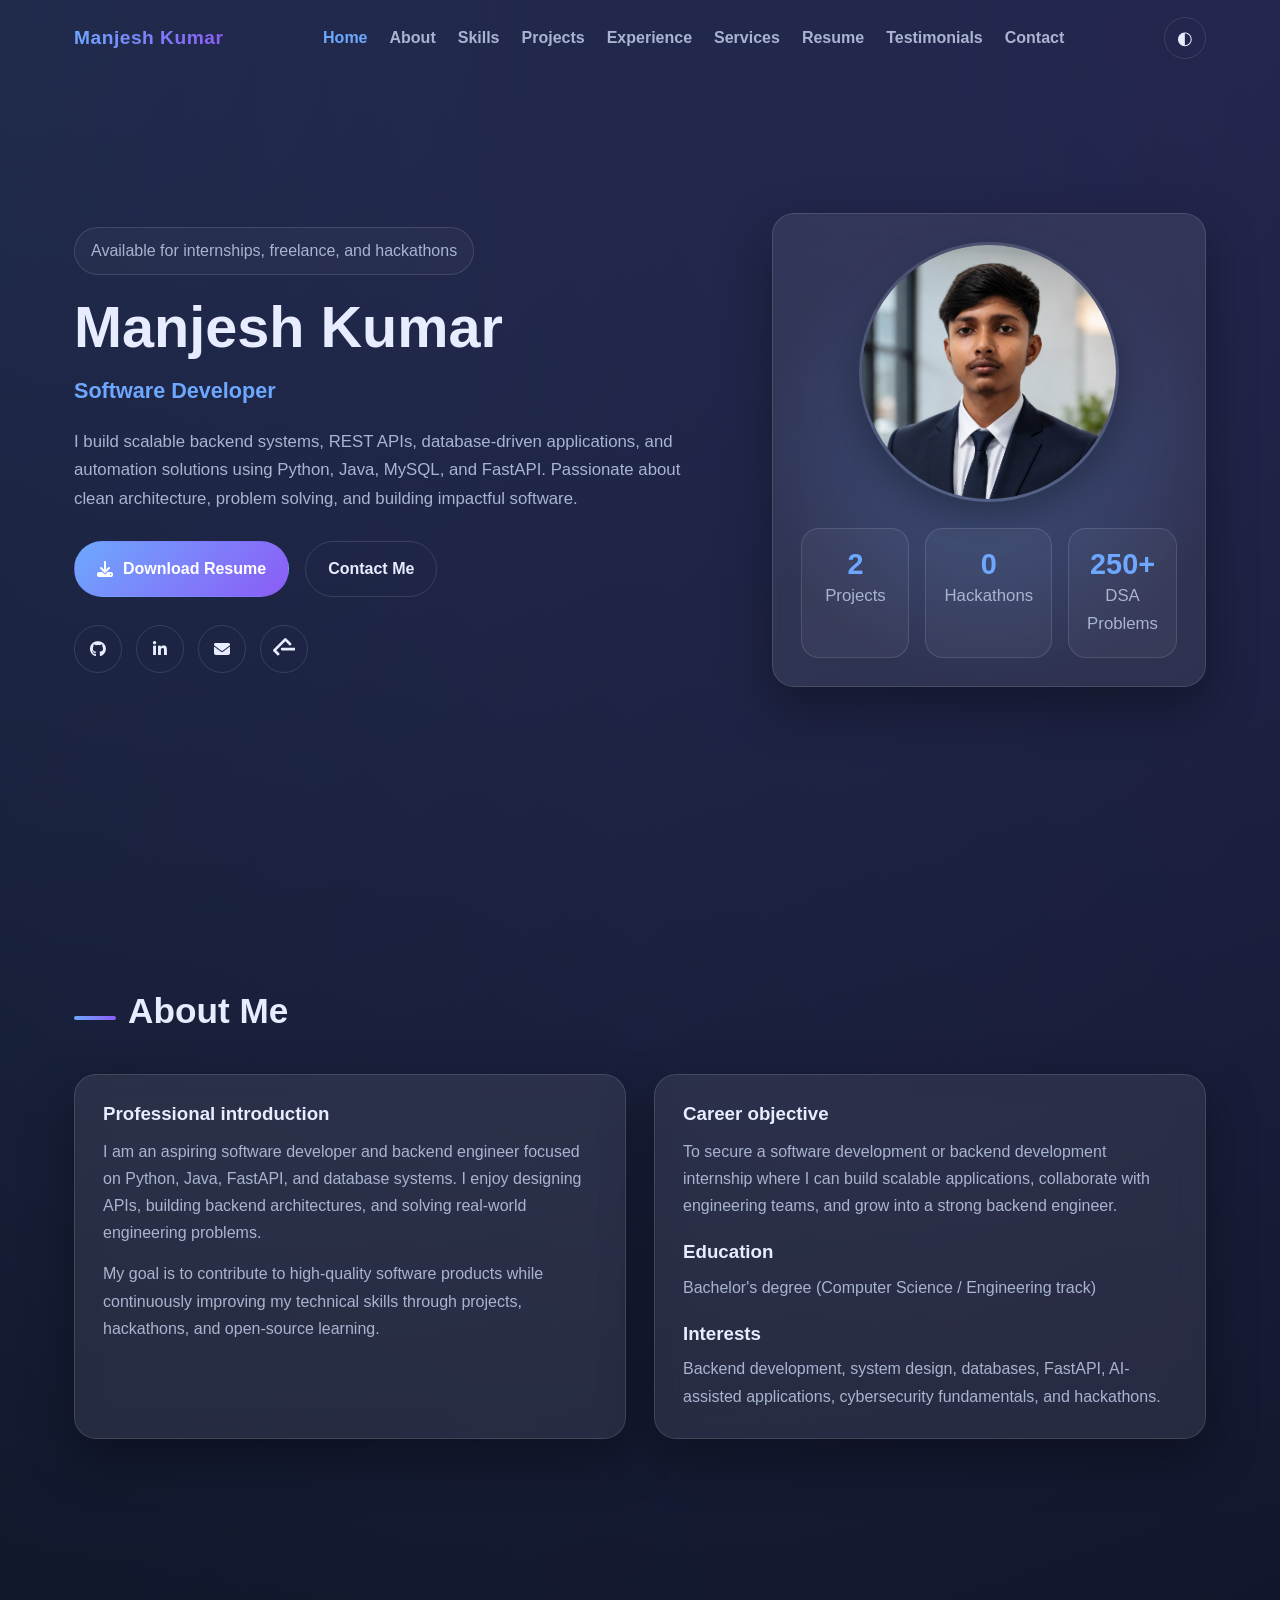
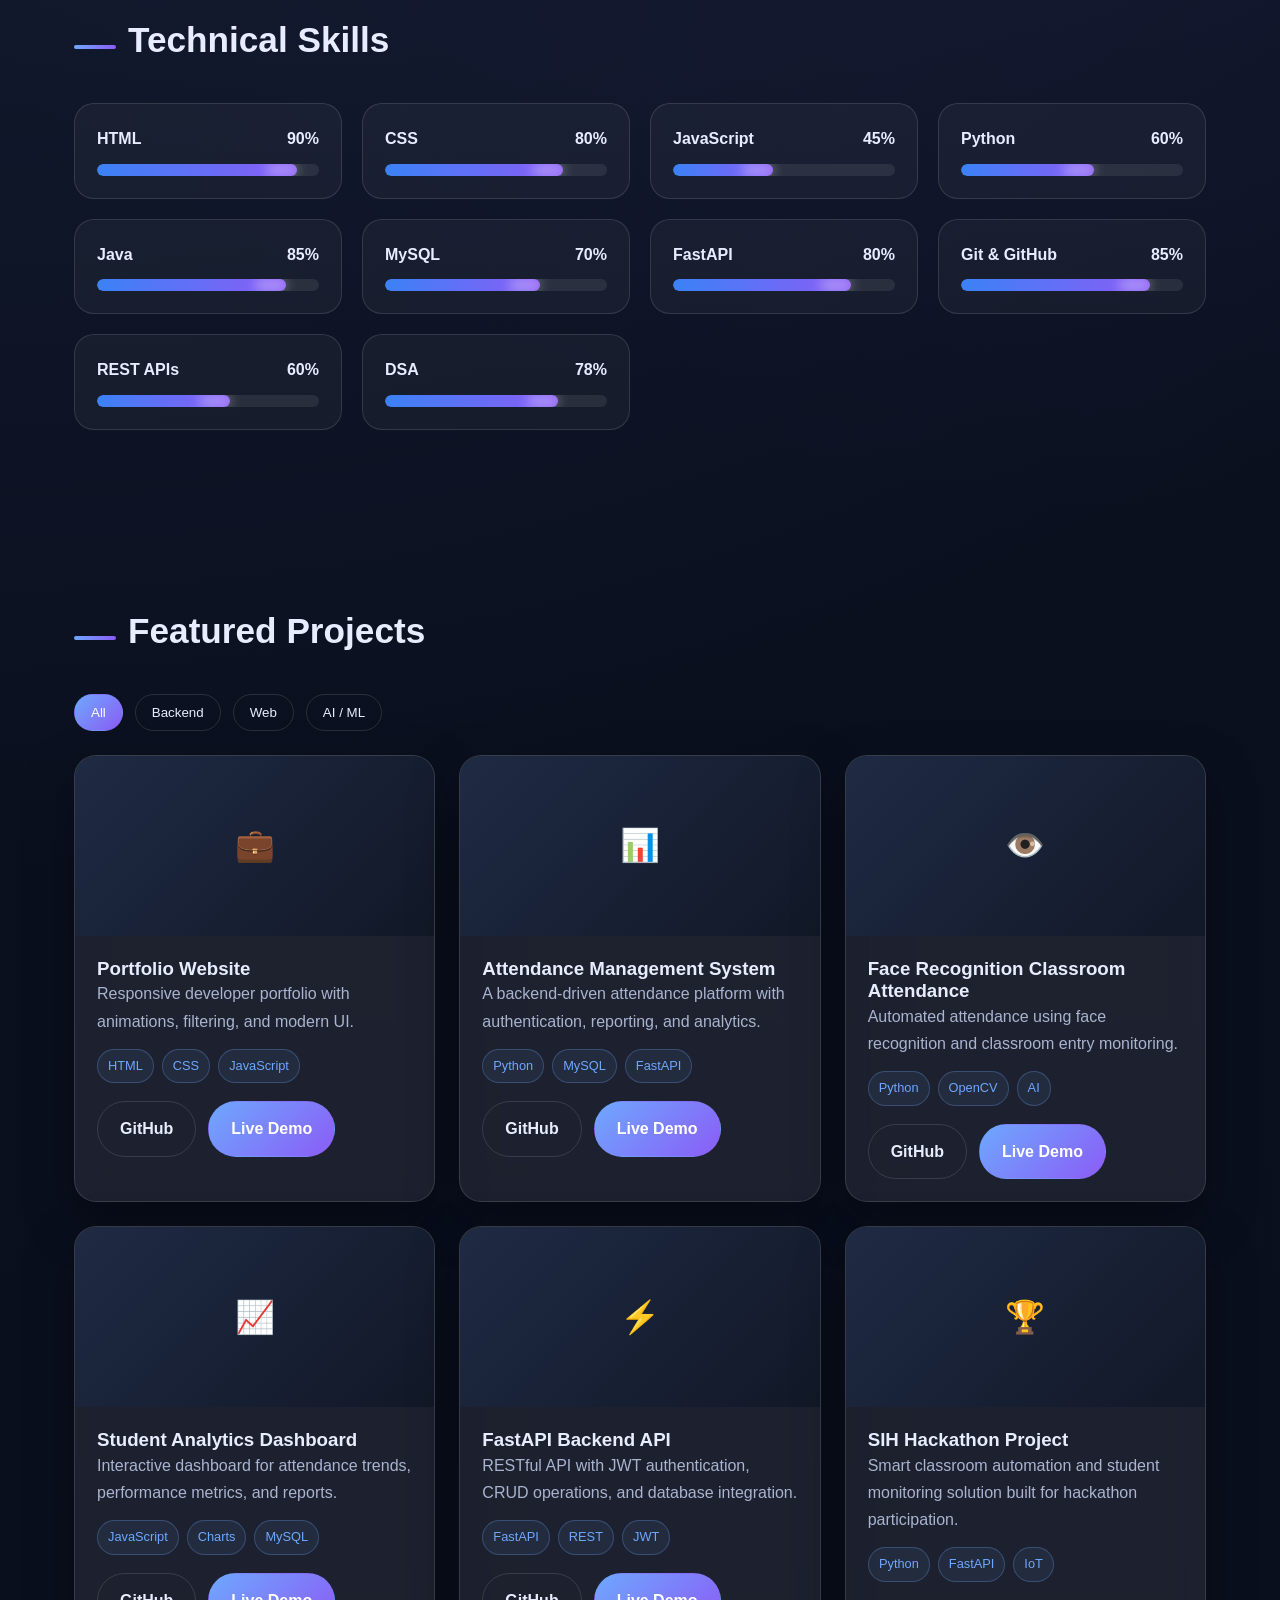
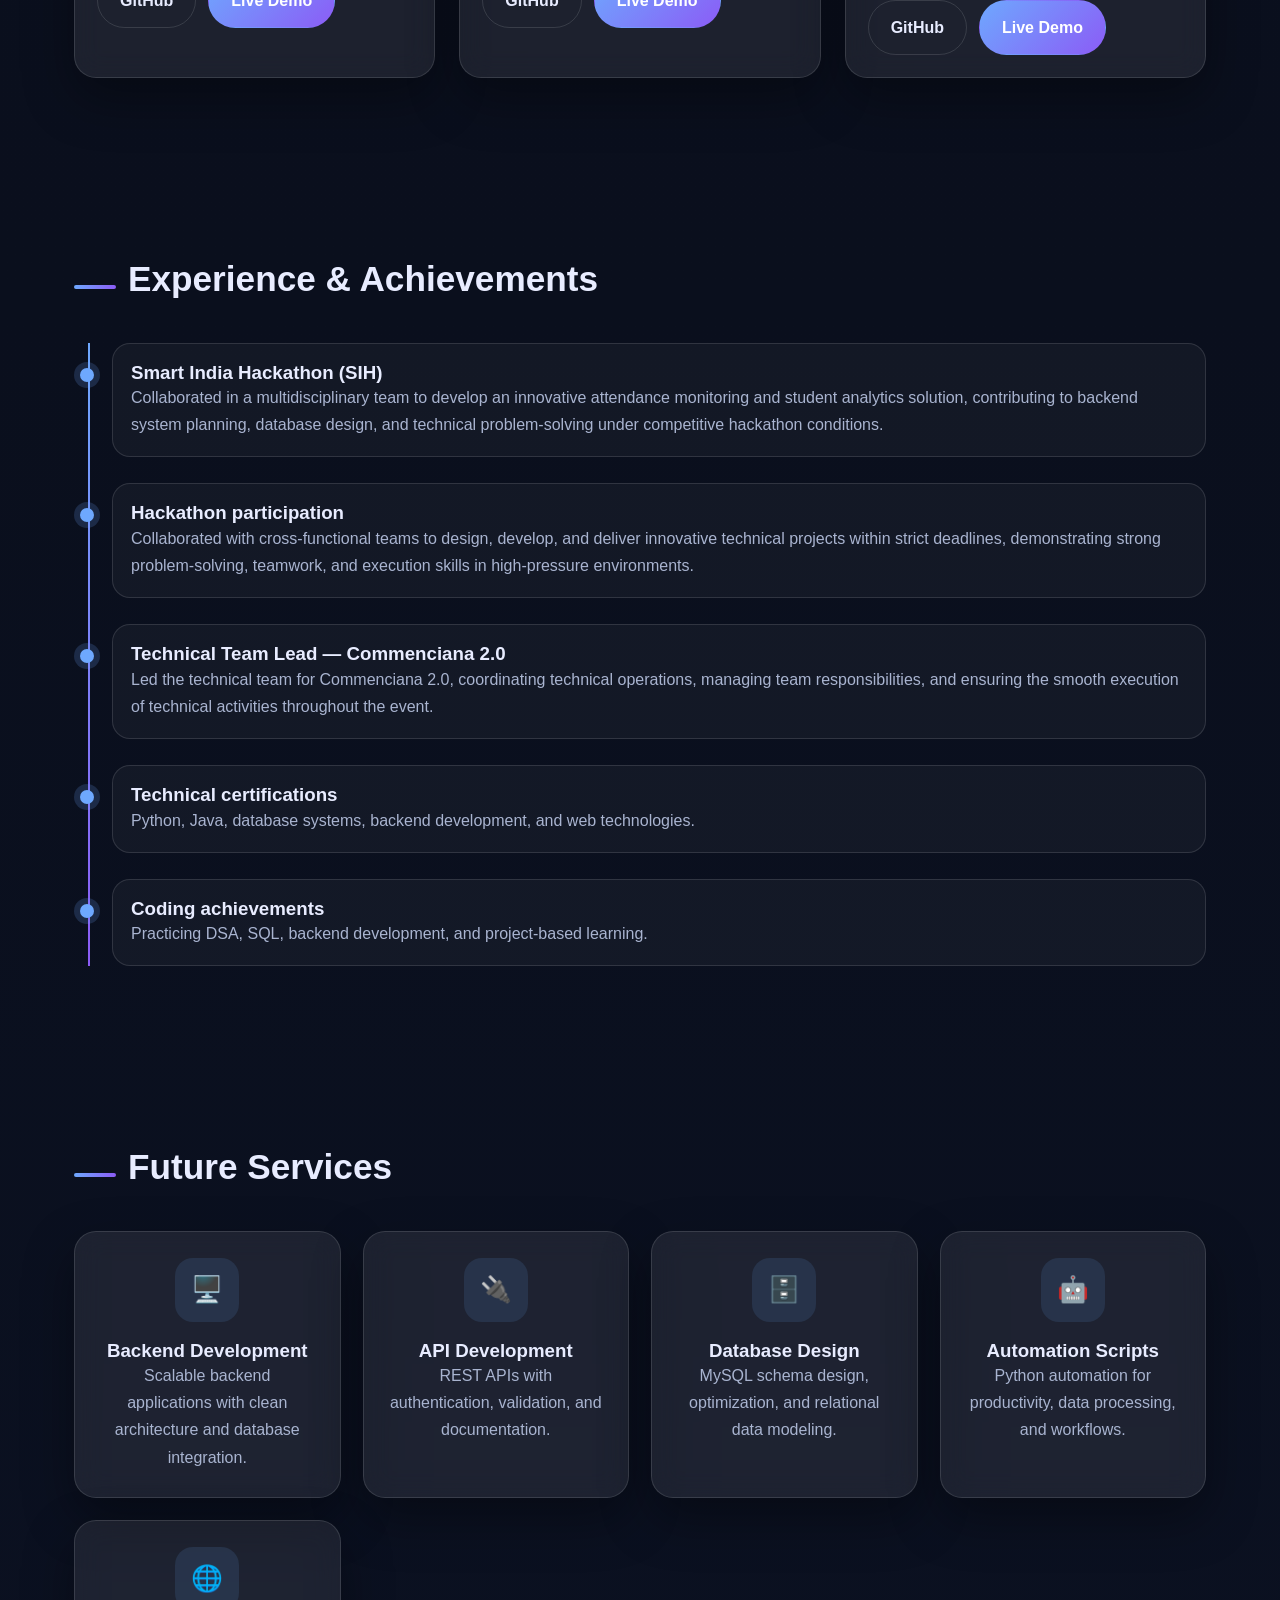
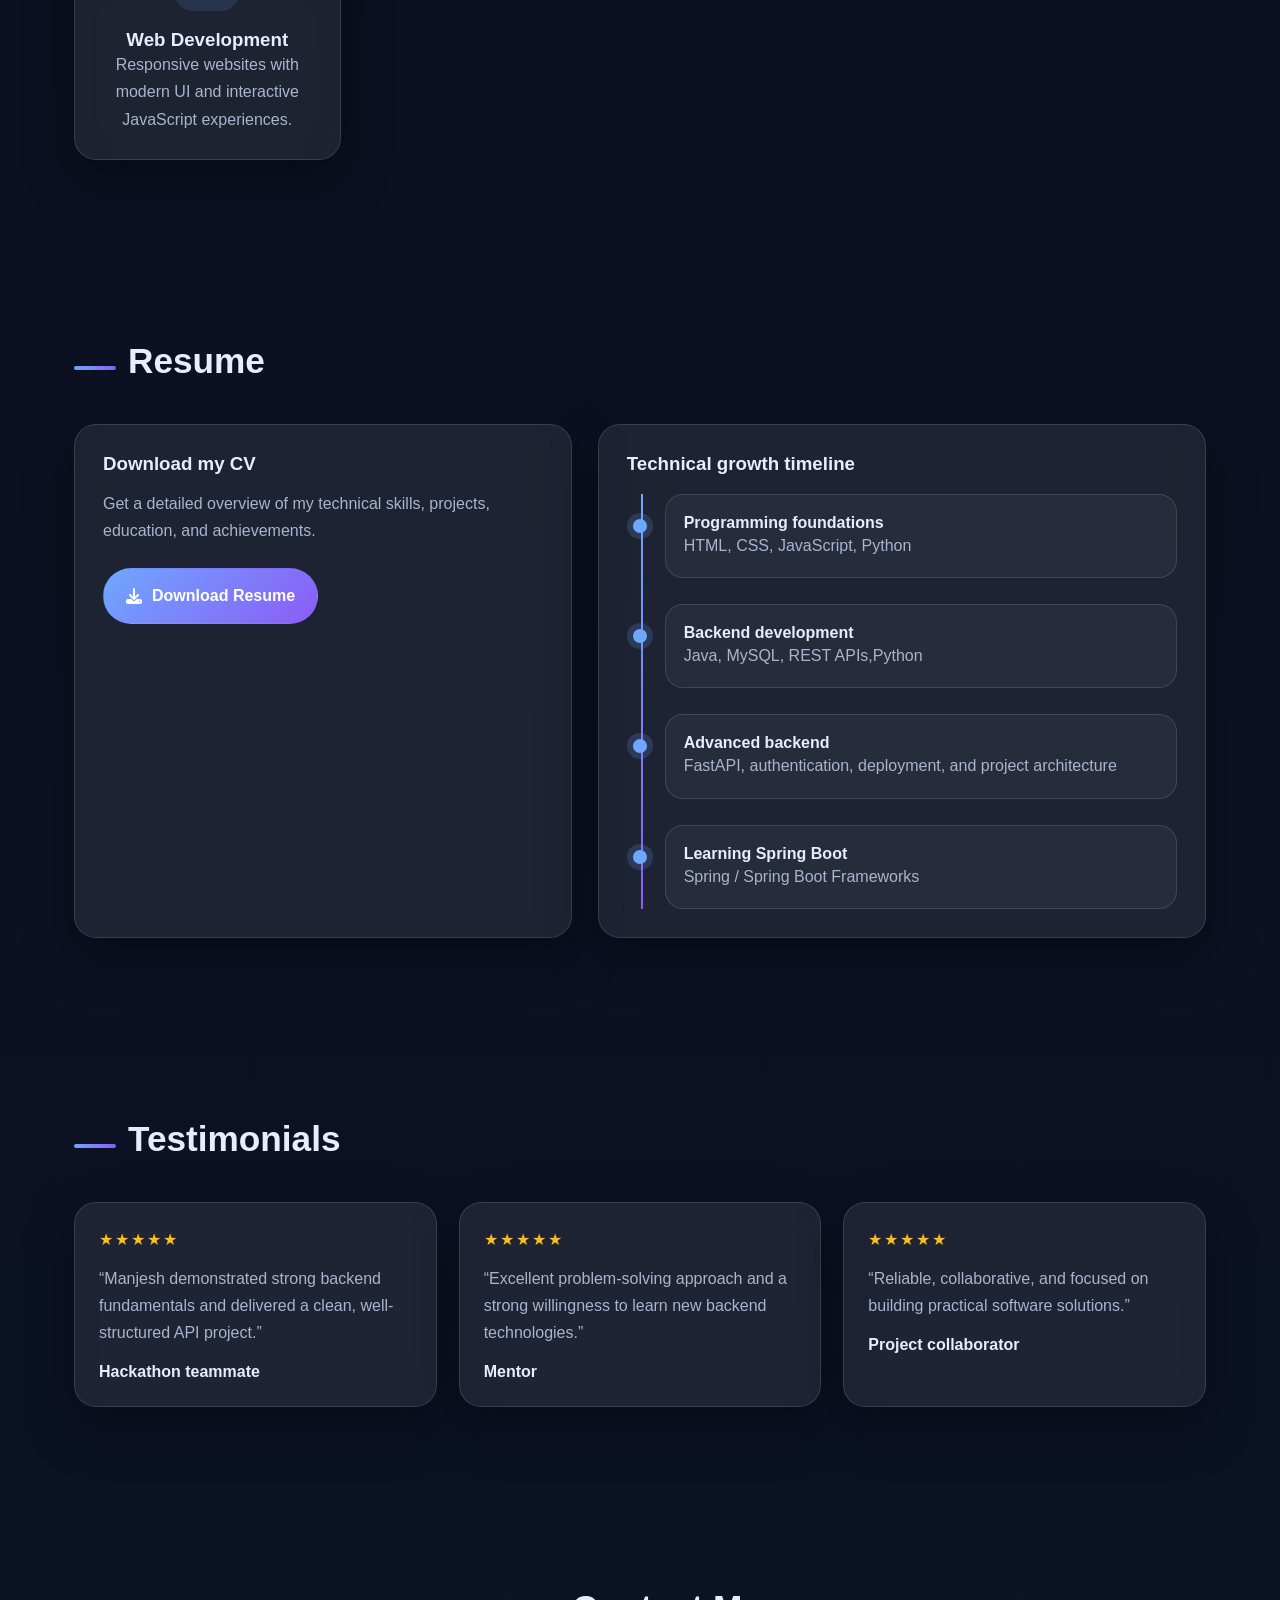
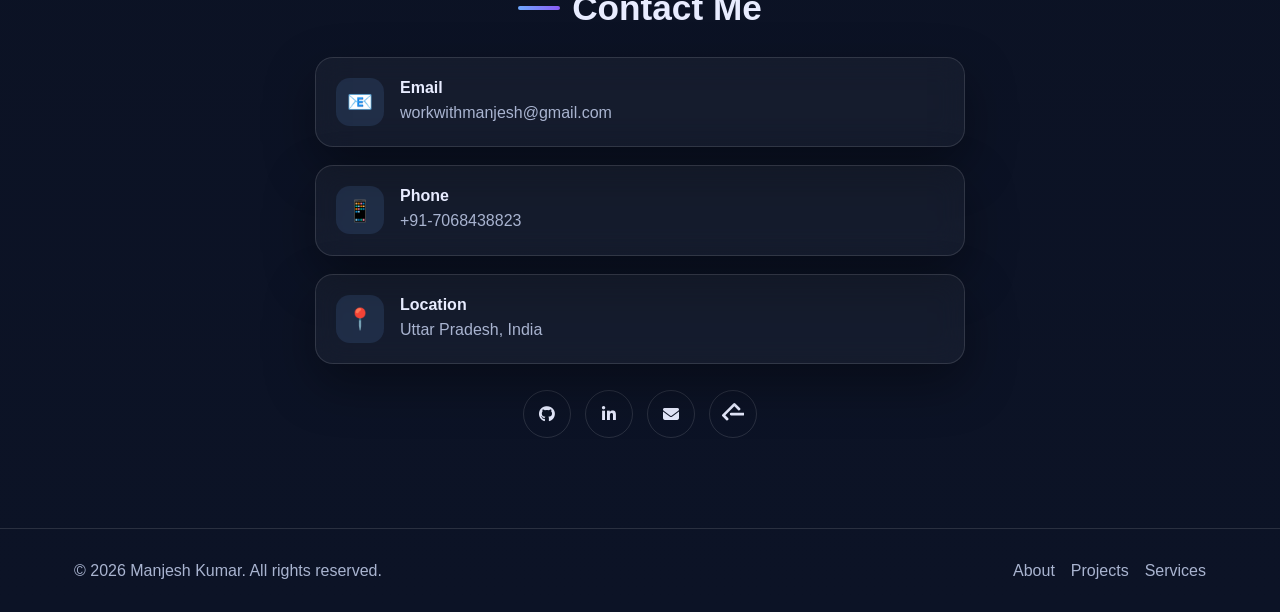
<file: index.html>
<!DOCTYPE html>
<html lang="en">
<head>
  <meta charset="UTF-8">
  <meta name="viewport" content="width=device-width, initial-scale=1.0">
  <title>Manjesh Kumar | Software Developer Portfolio</title>
  <meta name="description" content="Professional software developer and backend developer portfolio of Manjesh Kumar.">
  <meta name="keywords" content="Software Developer, Backend Developer, Python, Java, FastAPI, MySQL, Portfolio">
  <meta name="author" content="Manjesh Kumar">
  <link rel="stylesheet" href="https://cdnjs.cloudflare.com/ajax/libs/font-awesome/6.5.2/css/all.min.css">
  <link rel="icon" href="images/Favicon.png">
  <link rel="stylesheet" href="style.css">
</head>
<body>
  <div id="loader"><div class="spinner"></div></div>

  <header id="header">
    <div class="container">
      <nav>
        <div class="logo">Manjesh Kumar</div>
        <div class="nav-links" id="navLinks">
          <a href="#home" class="active">Home</a>
          <a href="#about">About</a>
          <a href="#skills">Skills</a>
          <a href="#projects">Projects</a>
          <a href="#experience">Experience</a>
          <a href="#services">Services</a>
          <a href="#resume">Resume</a>
          <a href="#testimonials">Testimonials</a>
          <a href="#contact">Contact</a>
        </div>
        <div class="nav-actions">
          <button class="icon-btn" id="themeToggle" aria-label="Toggle theme">◐</button>
          <button class="icon-btn menu-btn" id="menuBtn" aria-label="Menu">☰</button>
        </div>
      </nav>
    </div>
  </header>

  <section class="hero" id="home">
    <div class="container">
      <div class="hero-grid">
        <div>
          <div class="badge">Available for internships, freelance, and hackathons</div>
          <h1>Manjesh Kumar</h1>
          <div class="title"><span id="typing"></span></div>
          <p>
            I build scalable backend systems, REST APIs, database-driven applications,
            and automation solutions using Python, Java, MySQL, and FastAPI.
            Passionate about clean architecture, problem solving, and building impactful software.
          </p>
          <div class="hero-actions">
            <a href="Manjesh_Kumar_CV.pdf" download class="btn btn-primary">
              <i class="fas fa-download"></i> Download Resume
            </a>
            <a href="#contact" class="btn btn-outline">Contact Me</a>
          </div>
          <div class="socials">
            <div class="socials">
              <a href="https://github.com/Manjesh-kumar-mk" target="_blank" aria-label="GitHub">
                <i class="fab fa-github"></i>
              </a>
              <a href="https://linkedin.com/in/your-profile" target="_blank" aria-label="LinkedIn">
                <i class="fab fa-linkedin-in"></i>
              </a>
              <a href="mailto:workwithmanjesh@gmail.com" aria-label="Email">
                <i class="fas fa-envelope"></i>
              </a>
              <a href="https://leetcode.com/u/Manjesh_kumar_mk/" target="_blank" aria-label="LeetCode">
                <svg xmlns="http://www.w3.org/2000/svg" width="22" height="22" viewBox="0 0 24 24" fill="currentColor">
                  <path d="M13.483 0a1.5 1.5 0 0 0-1.06.44L.44 12.423a1.5 1.5 0 0 0 0 2.12l4.017 4.017a1.5 1.5 0 1 0 2.121-2.12L3.621 13.483 13.483 3.62l3.956 3.956a1.5 1.5 0 1 0 2.121-2.12L14.543.44A1.5 1.5 0 0 0 13.483 0z"/>
                  <path d="M8.5 12a1.5 1.5 0 0 0 1.5 1.5H23a1.5 1.5 0 0 0 0-3H10A1.5 1.5 0 0 0 8.5 12z"/>
                </svg>
              </a>
            </div>
          </div>
        </div>
        <div class="profile-card glass">
          <div class="avatar">
            <img src="images/manjesh.png" alt="MK">
          </div>
          <div class="stats">
            <div class="stat">
              <h3 class="counter" data-target="10">2</h3>
              <p>Projects</p>
            </div>
            <div class="stat">
              <h3 class="counter" data-target="5">0</h3>
              <p>Hackathons</p>
            </div>
            <div class="stat">
              <h3 class="counter" data-target="300">250+</h3>
              <p>DSA Problems</p>
            </div>
          </div>
        </div>
      </div>
    </div>
  </section>

  <section id="about" class="reveal">
    <div class="container">
      <div class="section-title"><span></span><h2>About Me</h2></div>
      <div class="about-grid">
        <div class="card glass">
          <h3>Professional introduction</h3>
          <p class="muted" style="margin-top:12px">
            I am an aspiring software developer and backend engineer focused on Python,
            Java, FastAPI, and database systems. I enjoy designing APIs, building backend
            architectures, and solving real-world engineering problems.
          </p>
          <p class="muted" style="margin-top:14px">
            My goal is to contribute to high-quality software products while continuously
            improving my technical skills through projects, hackathons, and open-source learning.
          </p>
        </div>
        <div class="card glass">
          <h3>Career objective</h3>
          <p class="muted" style="margin-top:12px">
            To secure a software development or backend development internship where I can
            build scalable applications, collaborate with engineering teams, and grow into
            a strong backend engineer.
          </p>
          <Divider/>
          <h3 style="margin-top:22px">Education</h3>
          <p class="muted" style="margin-top:10px">
            Bachelor&apos;s degree (Computer Science / Engineering track)
          </p>
          <h3 style="margin-top:22px">Interests</h3>
          <p class="muted" style="margin-top:10px">
            Backend development, system design, databases, FastAPI, AI-assisted applications,
            cybersecurity fundamentals, and hackathons.
          </p>
        </div>
      </div>
    </div>
  </section>

  <section id="skills" class="reveal">
    <div class="container">
      <div class="section-title"><span></span><h2>Technical Skills</h2></div>
      <div class="skills-grid">
        <div class="skill"><div class="skill-head"><span>HTML</span><span>90%</span></div><div class="progress"><span data-width="90%"></span></div></div>
        <div class="skill"><div class="skill-head"><span>CSS</span><span>80%</span></div><div class="progress"><span data-width="80%"></span></div></div>
        <div class="skill"><div class="skill-head"><span>JavaScript</span><span>45%</span></div><div class="progress"><span data-width="45%"></span></div></div>
        <div class="skill"><div class="skill-head"><span>Python</span><span>60%</span></div><div class="progress"><span data-width="60%"></span></div></div>
        <div class="skill"><div class="skill-head"><span>Java</span><span>85%</span></div><div class="progress"><span data-width="85%"></span></div></div>
        <div class="skill"><div class="skill-head"><span>MySQL</span><span>70%</span></div><div class="progress"><span data-width="70%"></span></div></div>
        <div class="skill"><div class="skill-head"><span>FastAPI</span><span>80%</span></div><div class="progress"><span data-width="80%"></span></div></div>
        <div class="skill"><div class="skill-head"><span>Git &amp; GitHub</span><span>85%</span></div><div class="progress"><span data-width="85%"></span></div></div>
        <div class="skill"><div class="skill-head"><span>REST APIs</span><span>60%</span></div><div class="progress"><span data-width="60%"></span></div></div>
        <div class="skill"><div class="skill-head"><span>DSA</span><span>78%</span></div><div class="progress"><span data-width="78%"></span></div></div>
      </div>
    </div>
  </section>

  <section id="projects" class="reveal">
    <div class="container">
      <div class="section-title"><span></span><h2>Featured Projects</h2></div>

      <div class="filter-bar">
        <button class="filter-btn active" data-filter="all">All</button>
        <button class="filter-btn" data-filter="backend">Backend</button>
        <button class="filter-btn" data-filter="web">Web</button>
        <button class="filter-btn" data-filter="ai">AI / ML</button>
      </div>

      <div class="projects-grid">

        <div class="project glass" data-category="web">
          <div class="project-image">💼</div>
          <div class="project-content">
            <h3>Portfolio Website</h3>
            <p class="muted">Responsive developer portfolio with animations, filtering, and modern UI.</p>
            <div class="tags"><span class="tag">HTML</span><span class="tag">CSS</span><span class="tag">JavaScript</span></div>
            <div class="project-actions"><a class="btn btn-outline" href="https://github.com/Manjesh-kumar-mk/Manjesh_Kumar_Portfolio" target="_blank">GitHub</a><a class="btn btn-primary" href="https://manjesh-kumar-mk.github.io/Manjesh_Kumar_Portfolio/" target="_blank">Live Demo</a></div>
          </div>
        </div>

        <div class="project glass" data-category="backend">
          <div class="project-image">📊</div>
          <div class="project-content">
            <h3>Attendance Management System</h3>
            <p class="muted">A backend-driven attendance platform with authentication, reporting, and analytics.</p>
            <div class="tags"><span class="tag">Python</span><span class="tag">MySQL</span><span class="tag">FastAPI</span></div>
            <div class="project-actions"><a class="btn btn-outline" href="#">GitHub</a><a class="btn btn-primary" href="#">Live Demo</a></div>
          </div>
        </div>

        <div class="project glass" data-category="ai">
          <div class="project-image">👁️</div>
          <div class="project-content">
            <h3>Face Recognition Classroom Attendance</h3>
            <p class="muted">Automated attendance using face recognition and classroom entry monitoring.</p>
            <div class="tags"><span class="tag">Python</span><span class="tag">OpenCV</span><span class="tag">AI</span></div>
            <div class="project-actions"><a class="btn btn-outline" href="#">GitHub</a><a class="btn btn-primary" href="#">Live Demo</a></div>
          </div>
        </div>

        <div class="project glass" data-category="web">
          <div class="project-image">📈</div>
          <div class="project-content">
            <h3>Student Analytics Dashboard</h3>
            <p class="muted">Interactive dashboard for attendance trends, performance metrics, and reports.</p>
            <div class="tags"><span class="tag">JavaScript</span><span class="tag">Charts</span><span class="tag">MySQL</span></div>
            <div class="project-actions"><a class="btn btn-outline" href="#">GitHub</a><a class="btn btn-primary" href="#">Live Demo</a></div>
          </div>
        </div>

        <div class="project glass" data-category="backend">
          <div class="project-image">⚡</div>
          <div class="project-content">
            <h3>FastAPI Backend API</h3>
            <p class="muted">RESTful API with JWT authentication, CRUD operations, and database integration.</p>
            <div class="tags"><span class="tag">FastAPI</span><span class="tag">REST</span><span class="tag">JWT</span></div>
            <div class="project-actions"><a class="btn btn-outline" href="#">GitHub</a><a class="btn btn-primary" href="#">Live Demo</a></div>
          </div>
        </div>

        <div class="project glass" data-category="backend">
          <div class="project-image">🏆</div>
          <div class="project-content">
            <h3>SIH Hackathon Project</h3>
            <p class="muted">Smart classroom automation and student monitoring solution built for hackathon participation.</p>
            <div class="tags"><span class="tag">Python</span><span class="tag">FastAPI</span><span class="tag">IoT</span></div>
            <div class="project-actions"><a class="btn btn-outline" href="#">GitHub</a><a class="btn btn-primary" href="#">Live Demo</a></div>
          </div>
        </div>
      </div>
    </div>
  </section>

  <section id="experience" class="reveal">
    <div class="container">
      <div class="section-title"><span></span><h2>Experience &amp; Achievements</h2></div>
      <div class="timeline">
        <div class="timeline-item">
          <h3>Smart India Hackathon (SIH)</h3>
          <p class="muted">Collaborated in a multidisciplinary team to develop an innovative attendance monitoring and student analytics solution, contributing to backend system planning, database design, and technical problem-solving under competitive hackathon conditions.</p>
        </div>
        <div class="timeline-item">
          <h3>Hackathon participation</h3>
          <p class="muted">Collaborated with cross-functional teams to design, develop, and deliver innovative technical projects within strict deadlines, demonstrating strong problem-solving, teamwork, and execution skills in high-pressure environments.</p>
        </div>
        <div class="timeline-item">
          <h3>Technical Team Lead — Commenciana 2.0</h3>
          <p class="muted">Led the technical team for Commenciana 2.0, coordinating technical operations, managing team responsibilities, and ensuring the smooth execution of technical activities throughout the event.</p>
        </div>
        <div class="timeline-item">
          <h3>Technical certifications</h3>
          <p class="muted">Python, Java, database systems, backend development, and web technologies.</p>
        </div>
        <div class="timeline-item">
          <h3>Coding achievements</h3>
          <p class="muted">Practicing DSA, SQL, backend development, and project-based learning.</p>
        </div>
      </div>
    </div>
  </section>

  <section id="services" class="reveal">
    <div class="container">
      <div class="section-title"><span></span><h2>Future Services</h2></div>
      <div class="services-grid">
        <div class="service glass"><div class="icon">🖥️</div><h3>Backend Development</h3><p class="muted">Scalable backend applications with clean architecture and database integration.</p></div>
        <div class="service glass"><div class="icon">🔌</div><h3>API Development</h3><p class="muted">REST APIs with authentication, validation, and documentation.</p></div>
        <div class="service glass"><div class="icon">🗄️</div><h3>Database Design</h3><p class="muted">MySQL schema design, optimization, and relational data modeling.</p></div>
        <div class="service glass"><div class="icon">🤖</div><h3>Automation Scripts</h3><p class="muted">Python automation for productivity, data processing, and workflows.</p></div>
        <div class="service glass"><div class="icon">🌐</div><h3>Web Development</h3><p class="muted">Responsive websites with modern UI and interactive JavaScript experiences.</p></div>
      </div>
    </div>
  </section>

  <section id="resume" class="reveal">
    <div class="container">
      <div class="section-title"><span></span><h2>Resume</h2></div>
      <div class="resume-grid">
        <div class="card glass">
          <h3>Download my CV</h3>
          <p class="muted" style="margin:14px 0 24px">
            Get a detailed overview of my technical skills, projects, education, and achievements.
          </p>
          <a href="Manjesh_Kumar_CV.pdf" download class="btn btn-primary">
            <i class="fas fa-download"></i> Download Resume
          </a>
        </div>
        <div class="card glass">
          <h3>Technical growth timeline</h3>
          <div class="timeline" style="margin-top:18px">
            <div class="timeline-item"><h4>Programming foundations</h4><p class="muted">HTML, CSS, JavaScript, Python</p></div>
            <div class="timeline-item"><h4>Backend development</h4><p class="muted">Java, MySQL, REST APIs,Python</p></div>
            <div class="timeline-item"><h4>Advanced backend</h4><p class="muted">FastAPI, authentication, deployment, and project architecture</p></div>
            <div class="timeline-item"><h4>Learning Spring Boot</h4><p class="muted">Spring / Spring Boot Frameworks</p></div>
          </div>
        </div>
      </div>
    </div>
  </section>

  <section id="testimonials" class="reveal">
    <div class="container">
      <div class="section-title"><span></span><h2>Testimonials</h2></div>
      <div class="testimonials">
        <div class="testimonial glass">
          <div class="stars">★★★★★</div>
          <p class="muted">“Manjesh demonstrated strong backend fundamentals and delivered a clean, well-structured API project.”</p>
          <h4 style="margin-top:16px">Hackathon teammate</h4>
        </div>
        <div class="testimonial glass">
          <div class="stars">★★★★★</div>
          <p class="muted">“Excellent problem-solving approach and a strong willingness to learn new backend technologies.”</p>
          <h4 style="margin-top:16px">Mentor</h4>
        </div>
        <div class="testimonial glass">
          <div class="stars">★★★★★</div>
          <p class="muted">“Reliable, collaborative, and focused on building practical software solutions.”</p>
          <h4 style="margin-top:16px">Project collaborator</h4>
        </div>
      </div>
    </div>
  </section>

  <section id="contact" class="reveal">
    <div class="container">
      <div class="section-title"><span></span><h2>Contact Me</h2></div>
      <div class="contact-grid">
        <div class="contact-info">
          <div class="info glass"><div>📧</div><div><h4>Email</h4><p class="muted">workwithmanjesh@gmail.com</p></div></div>
          <div class="info glass"><div>📱</div><div><h4>Phone</h4><p class="muted">+91-7068438823</p></div></div>
          <div class="info glass"><div>📍</div><div><h4>Location</h4><p class="muted">Uttar Pradesh, India</p></div></div>
          <div class="socials">
            <div class="socials">
              <a href="https://github.com/Manjesh-kumar-mk" target="_blank" aria-label="GitHub">
                <i class="fab fa-github"></i>
              </a>
              <a href="https://www.linkedin.com/in/manjesh-kumar-208190381/" target="_blank" aria-label="LinkedIn">
                <i class="fab fa-linkedin-in"></i>
              </a>
              <a href="mailto:workwithmanjesh@gmail.com" aria-label="Email">
                <i class="fas fa-envelope"></i>
              </a>
              <a href="https://leetcode.com/u/Manjesh_kumar_mk/" target="_blank" aria-label="LeetCode">
                <svg xmlns="http://www.w3.org/2000/svg" width="22" height="22" viewBox="0 0 24 24" fill="currentColor">
                  <path d="M13.483 0a1.5 1.5 0 0 0-1.06.44L.44 12.423a1.5 1.5 0 0 0 0 2.12l4.017 4.017a1.5 1.5 0 1 0 2.121-2.12L3.621 13.483 13.483 3.62l3.956 3.956a1.5 1.5 0 1 0 2.121-2.12L14.543.44A1.5 1.5 0 0 0 13.483 0z"/>
                  <path d="M8.5 12a1.5 1.5 0 0 0 1.5 1.5H23a1.5 1.5 0 0 0 0-3H10A1.5 1.5 0 0 0 8.5 12z"/>
                </svg>
              </a>
            </div>
          </div>
        </div>
      </div>
    </div>
  </section>

  <footer>
    <div class="container footer-grid">
      <p>© 2026 Manjesh Kumar. All rights reserved.</p>
      <div class="quick-links">
        <a href="#about">About</a>
        <a href="#projects">Projects</a>
        <a href="#services">Services</a>
      </div>
    </div>
  </footer>

  <button id="backToTop" aria-label="Back to top">↑</button>

  <div id="popup" class="popup hidden" role="dialog" aria-modal="true" aria-labelledby="popupMessage">
    <div class="popup-content">
      <p id="popupMessage"></p>
      <button id="popupClose" type="button">OK</button>
    </div>
  </div>
  <script src="script.js"></script>
</body>
</html>
</file>
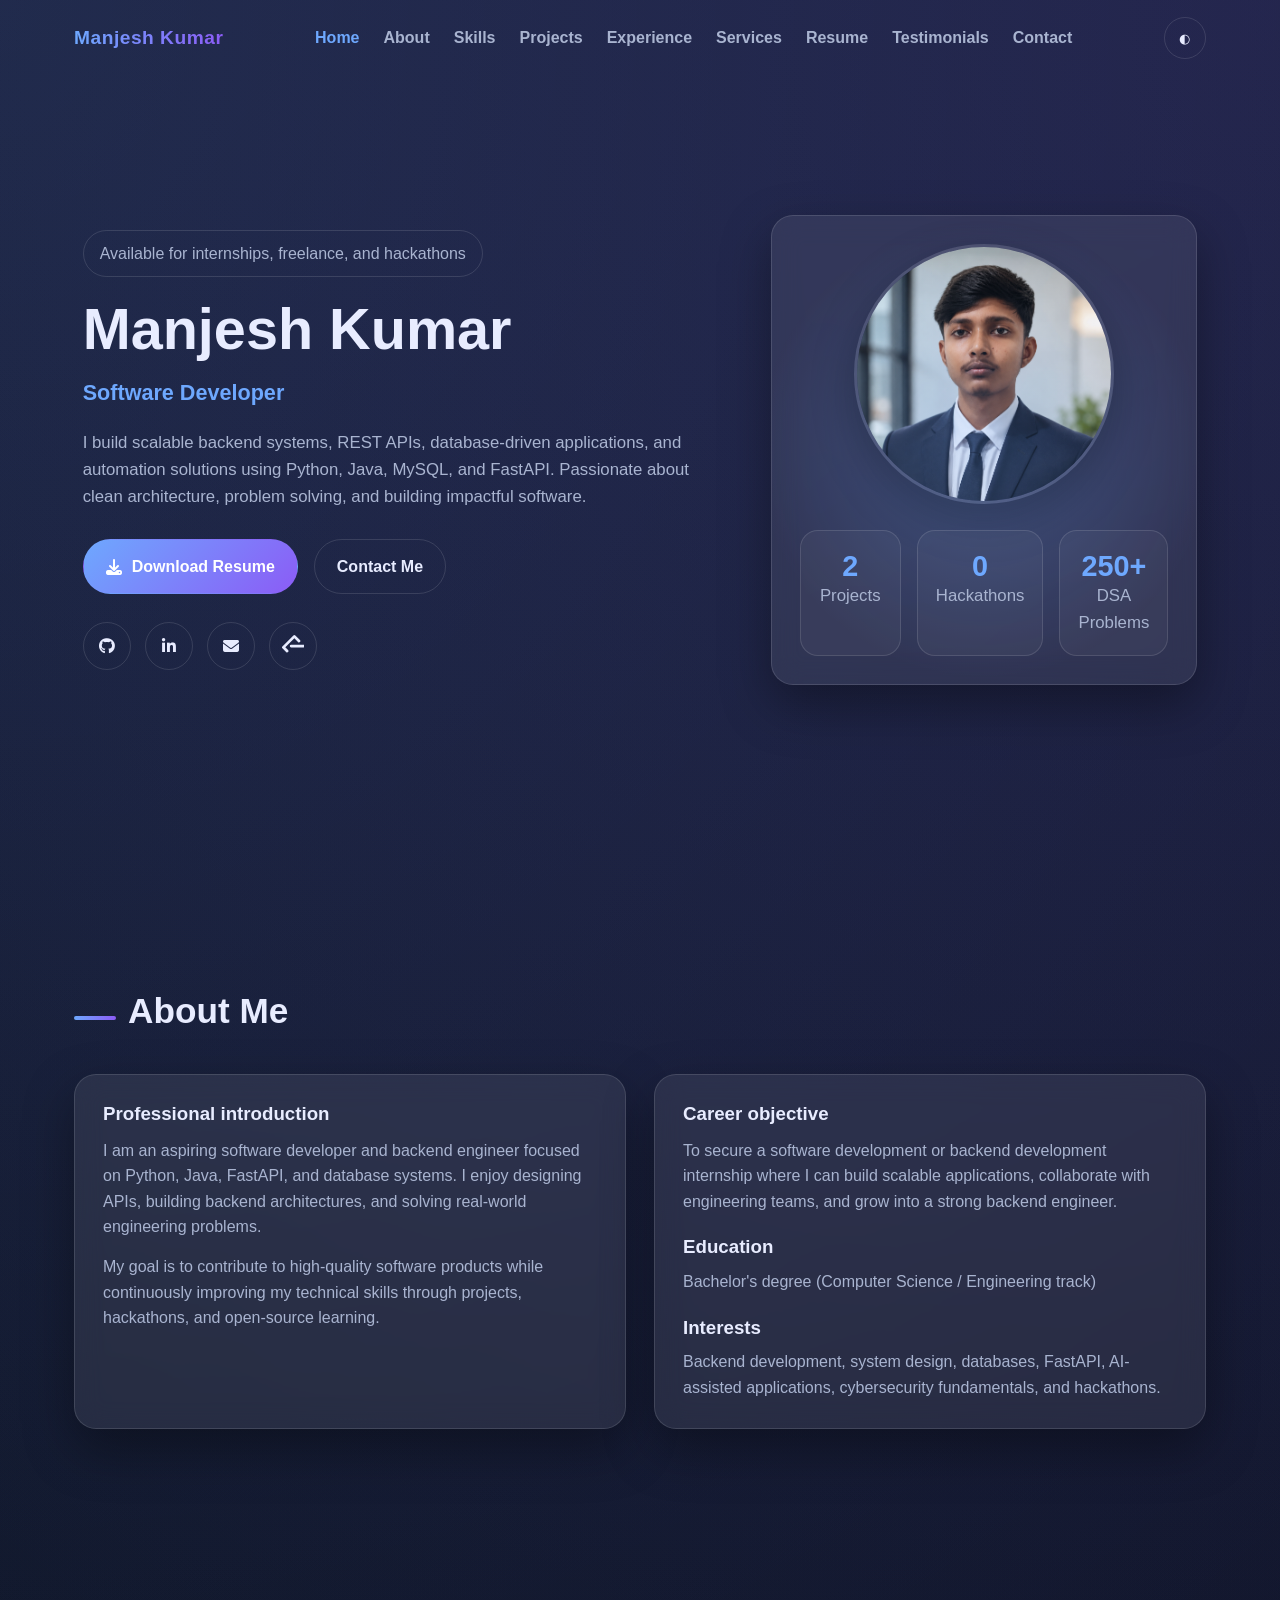
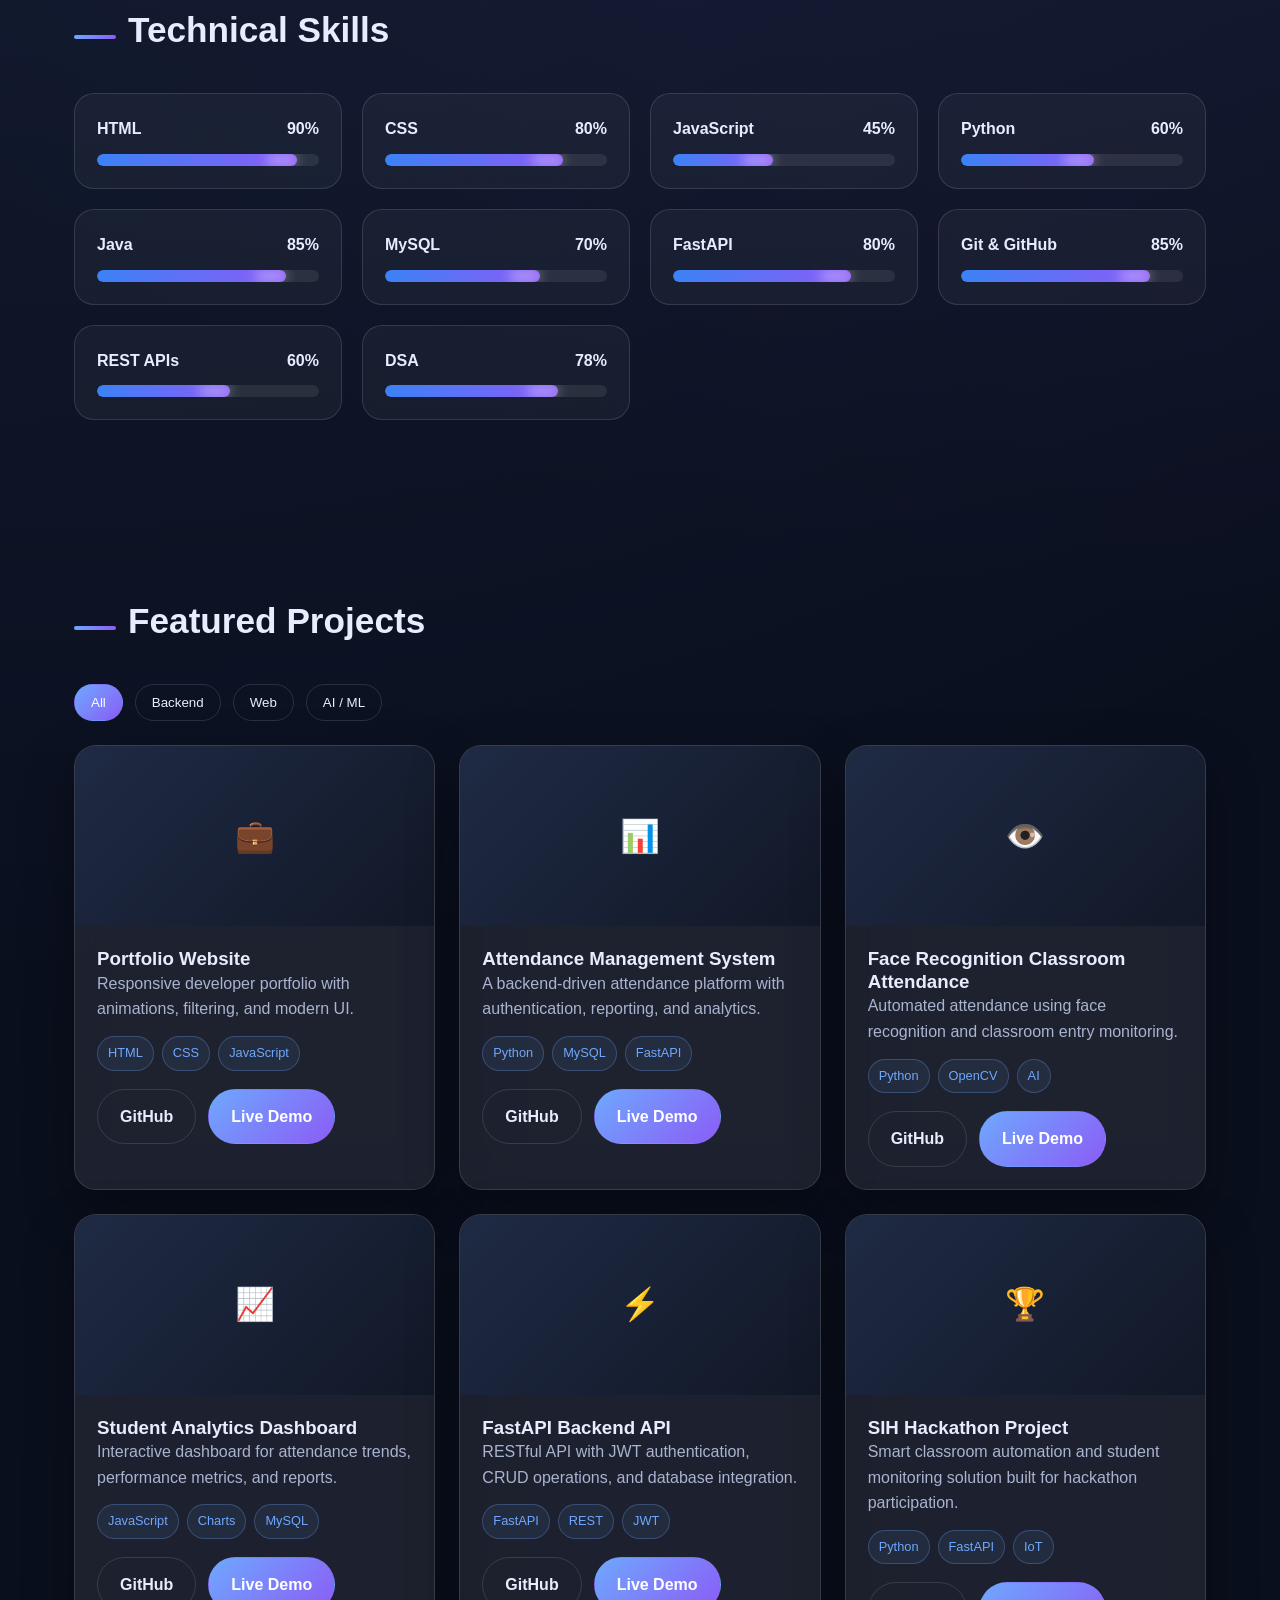
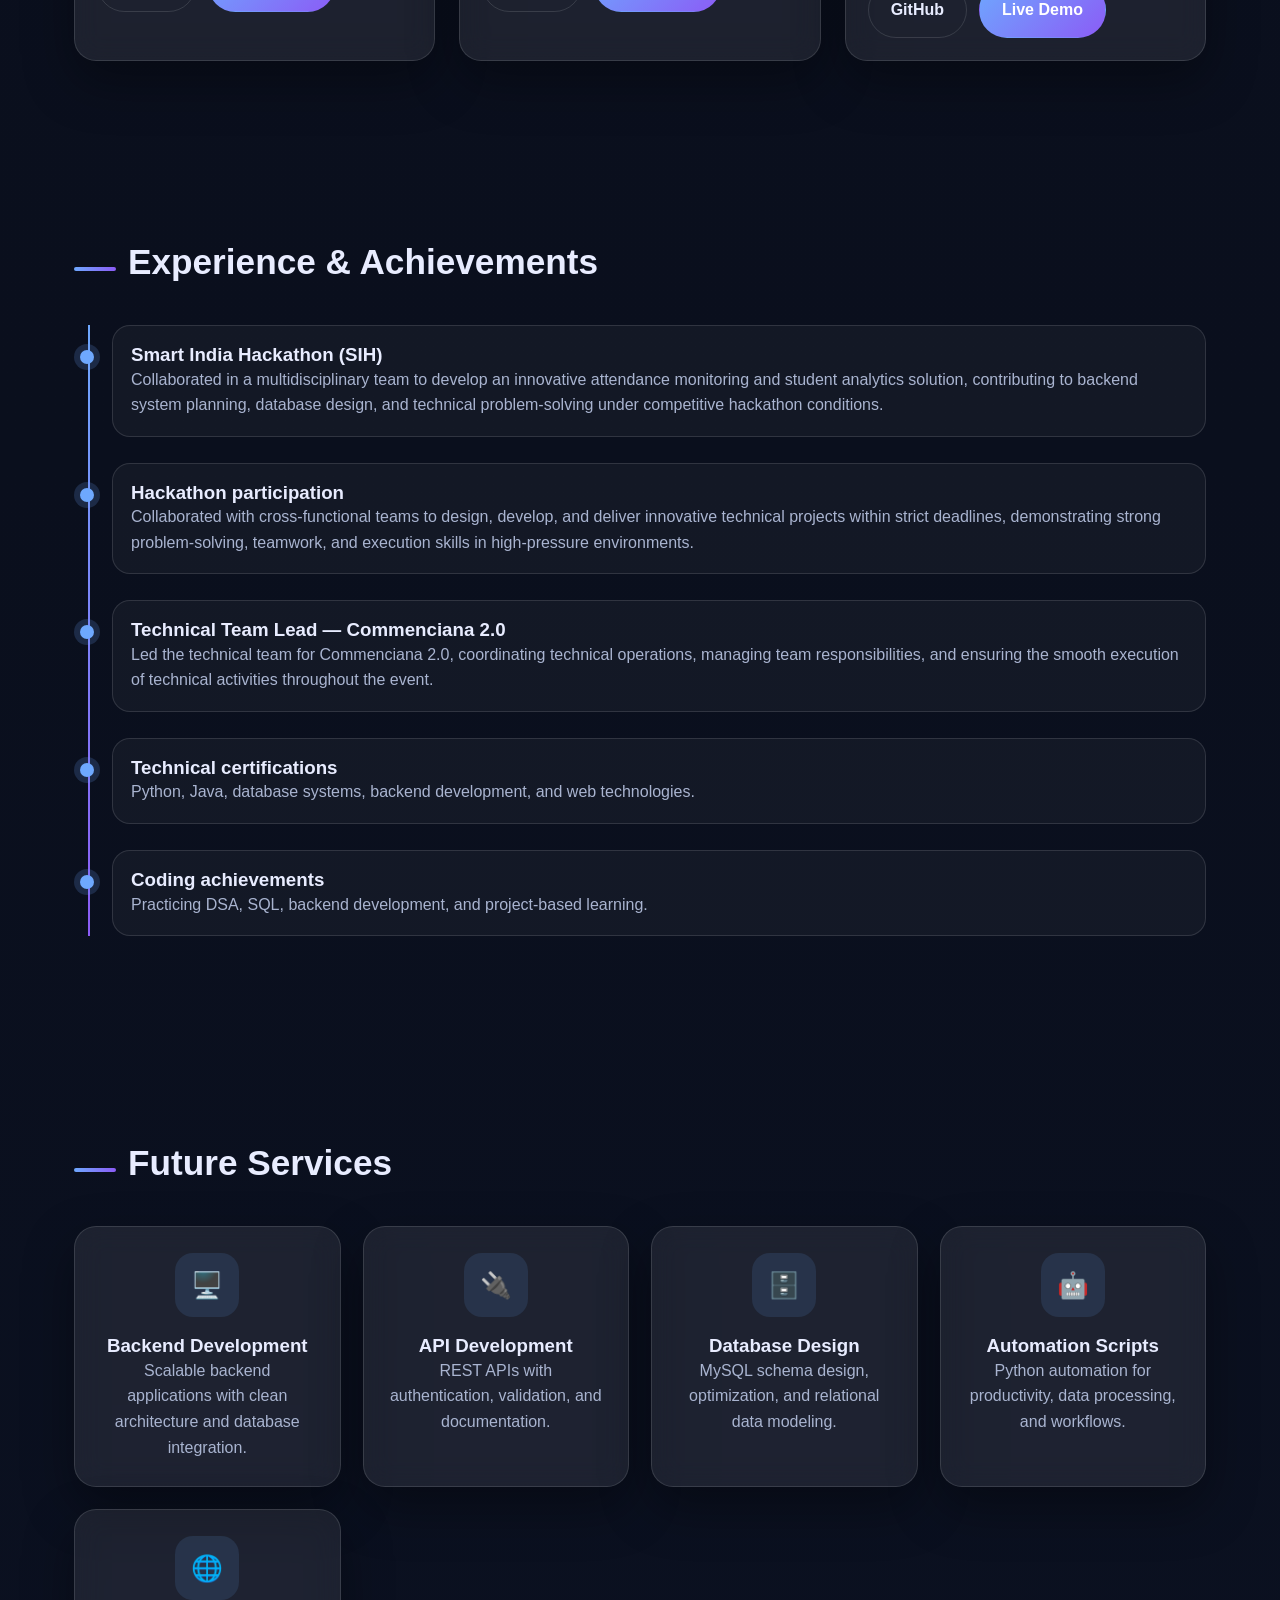
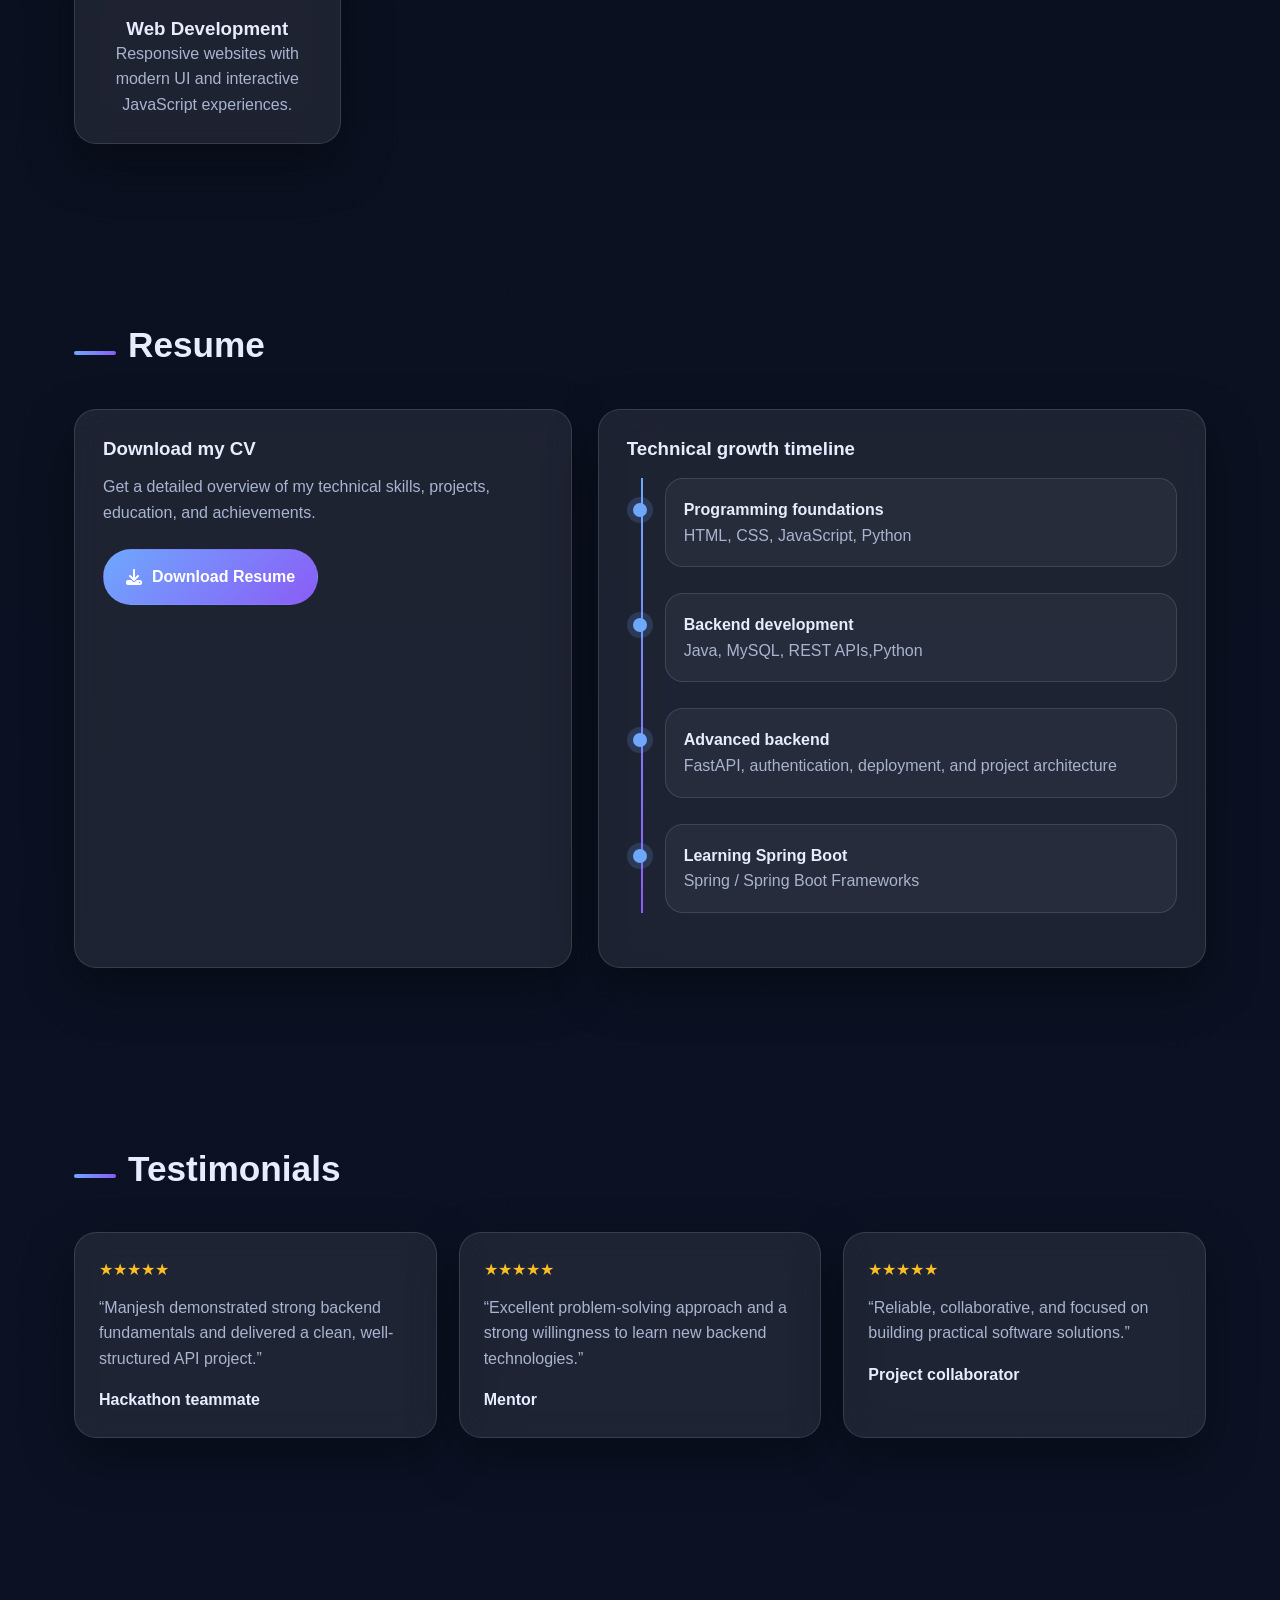
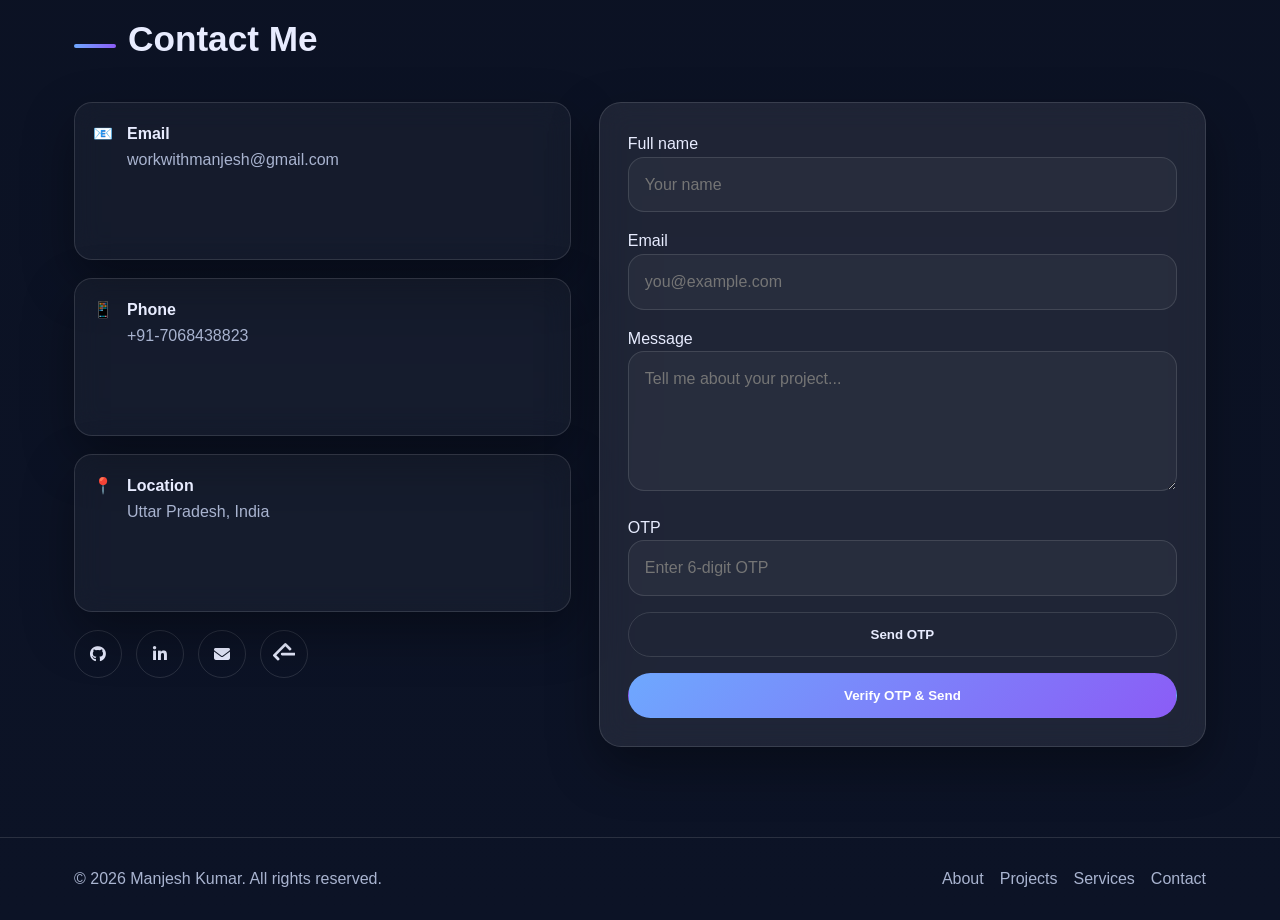
<file: Frontend/index.html>
<!DOCTYPE html>
<html lang="en">
<head>
  <meta charset="UTF-8">
  <meta name="viewport" content="width=device-width, initial-scale=1.0">
  <title>Manjesh Kumar | Software Developer Portfolio</title>
  <meta name="description" content="Professional software developer and backend developer portfolio of Manjesh Kumar.">
  <meta name="keywords" content="Software Developer, Backend Developer, Python, Java, FastAPI, MySQL, Portfolio">
  <meta name="author" content="Manjesh Kumar">
  <link rel="stylesheet" href="https://cdnjs.cloudflare.com/ajax/libs/font-awesome/6.5.2/css/all.min.css">
  <link rel="icon" href="data:,">
  <link rel="stylesheet" href="style.css">
</head>
<body>
  <div id="loader"><div class="spinner"></div></div>

  <header id="header">
    <div class="container">
      <nav>
        <div class="logo">Manjesh Kumar</div>
        <div class="nav-links" id="navLinks">
          <a href="#home" class="active">Home</a>
          <a href="#about">About</a>
          <a href="#skills">Skills</a>
          <a href="#projects">Projects</a>
          <a href="#experience">Experience</a>
          <a href="#services">Services</a>
          <a href="#resume">Resume</a>
          <a href="#testimonials">Testimonials</a>
          <a href="#contact">Contact</a>
        </div>
        <div class="nav-actions">
          <button class="icon-btn" id="themeToggle" aria-label="Toggle theme">◐</button>
          <button class="icon-btn menu-btn" id="menuBtn" aria-label="Menu">☰</button>
        </div>
      </nav>
    </div>
  </header>

  <section class="hero" id="home">
    <div class="container">
      <div class="hero-grid">
        <div>
          <div class="badge">Available for internships, freelance, and hackathons</div>
          <h1>Manjesh Kumar</h1>
          <div class="title"><span id="typing"></span></div>
          <p>
            I build scalable backend systems, REST APIs, database-driven applications,
            and automation solutions using Python, Java, MySQL, and FastAPI.
            Passionate about clean architecture, problem solving, and building impactful software.
          </p>
          <div class="hero-actions">
            <a href="Manjesh_Kumar_CV.pdf" download class="btn btn-primary">
              <i class="fas fa-download"></i> Download Resume
            </a>
            <a href="#contact" class="btn btn-outline">Contact Me</a>
          </div>
          <div class="socials">
            <div class="socials">
              <a href="https://github.com/Manjesh-kumar-mk" target="_blank" aria-label="GitHub">
                <i class="fab fa-github"></i>
              </a>
              <a href="https://linkedin.com/in/your-profile" target="_blank" aria-label="LinkedIn">
                <i class="fab fa-linkedin-in"></i>
              </a>
              <a href="mailto:workwithmanjesh@gmail.com" aria-label="Email">
                <i class="fas fa-envelope"></i>
              </a>
              <a href="https://leetcode.com/u/Manjesh_kumar_mk/" target="_blank" aria-label="LeetCode">
                <svg xmlns="http://www.w3.org/2000/svg" width="22" height="22" viewBox="0 0 24 24" fill="currentColor">
                  <path d="M13.483 0a1.5 1.5 0 0 0-1.06.44L.44 12.423a1.5 1.5 0 0 0 0 2.12l4.017 4.017a1.5 1.5 0 1 0 2.121-2.12L3.621 13.483 13.483 3.62l3.956 3.956a1.5 1.5 0 1 0 2.121-2.12L14.543.44A1.5 1.5 0 0 0 13.483 0z"/>
                  <path d="M8.5 12a1.5 1.5 0 0 0 1.5 1.5H23a1.5 1.5 0 0 0 0-3H10A1.5 1.5 0 0 0 8.5 12z"/>
                </svg>
              </a>
            </div>
          </div>
        </div>
        <div class="profile-card glass">
          <div class="avatar">
            <img src="images/manjesh.png" alt="Manjesh Kumar">
          </div>
          <div class="stats">
            <div class="stat">
              <h3 class="counter" data-target="10">2</h3>
              <p>Projects</p>
            </div>
            <div class="stat">
              <h3 class="counter" data-target="5">0</h3>
              <p>Hackathons</p>
            </div>
            <div class="stat">
              <h3 class="counter" data-target="300">250+</h3>
              <p>DSA Problems</p>
            </div>
          </div>
        </div>
      </div>
    </div>
  </section>

  <section id="about" class="reveal">
    <div class="container">
      <div class="section-title"><span></span><h2>About Me</h2></div>
      <div class="about-grid">
        <div class="card glass">
          <h3>Professional introduction</h3>
          <p class="muted" style="margin-top:12px">
            I am an aspiring software developer and backend engineer focused on Python,
            Java, FastAPI, and database systems. I enjoy designing APIs, building backend
            architectures, and solving real-world engineering problems.
          </p>
          <p class="muted" style="margin-top:14px">
            My goal is to contribute to high-quality software products while continuously
            improving my technical skills through projects, hackathons, and open-source learning.
          </p>
        </div>
        <div class="card glass">
          <h3>Career objective</h3>
          <p class="muted" style="margin-top:12px">
            To secure a software development or backend development internship where I can
            build scalable applications, collaborate with engineering teams, and grow into
            a strong backend engineer.
          </p>
          <Divider/>
          <h3 style="margin-top:22px">Education</h3>
          <p class="muted" style="margin-top:10px">
            Bachelor&apos;s degree (Computer Science / Engineering track)
          </p>
          <h3 style="margin-top:22px">Interests</h3>
          <p class="muted" style="margin-top:10px">
            Backend development, system design, databases, FastAPI, AI-assisted applications,
            cybersecurity fundamentals, and hackathons.
          </p>
        </div>
      </div>
    </div>
  </section>

  <section id="skills" class="reveal">
    <div class="container">
      <div class="section-title"><span></span><h2>Technical Skills</h2></div>
      <div class="skills-grid">
        <div class="skill"><div class="skill-head"><span>HTML</span><span>90%</span></div><div class="progress"><span data-width="90%"></span></div></div>
        <div class="skill"><div class="skill-head"><span>CSS</span><span>80%</span></div><div class="progress"><span data-width="80%"></span></div></div>
        <div class="skill"><div class="skill-head"><span>JavaScript</span><span>45%</span></div><div class="progress"><span data-width="45%"></span></div></div>
        <div class="skill"><div class="skill-head"><span>Python</span><span>60%</span></div><div class="progress"><span data-width="60%"></span></div></div>
        <div class="skill"><div class="skill-head"><span>Java</span><span>85%</span></div><div class="progress"><span data-width="85%"></span></div></div>
        <div class="skill"><div class="skill-head"><span>MySQL</span><span>70%</span></div><div class="progress"><span data-width="70%"></span></div></div>
        <div class="skill"><div class="skill-head"><span>FastAPI</span><span>80%</span></div><div class="progress"><span data-width="80%"></span></div></div>
        <div class="skill"><div class="skill-head"><span>Git &amp; GitHub</span><span>85%</span></div><div class="progress"><span data-width="85%"></span></div></div>
        <div class="skill"><div class="skill-head"><span>REST APIs</span><span>60%</span></div><div class="progress"><span data-width="60%"></span></div></div>
        <div class="skill"><div class="skill-head"><span>DSA</span><span>78%</span></div><div class="progress"><span data-width="78%"></span></div></div>
      </div>
    </div>
  </section>

  <section id="projects" class="reveal">
    <div class="container">
      <div class="section-title"><span></span><h2>Featured Projects</h2></div>

      <div class="filter-bar">
        <button class="filter-btn active" data-filter="all">All</button>
        <button class="filter-btn" data-filter="backend">Backend</button>
        <button class="filter-btn" data-filter="web">Web</button>
        <button class="filter-btn" data-filter="ai">AI / ML</button>
      </div>

      <div class="projects-grid">

        <div class="project glass" data-category="web">
          <div class="project-image">💼</div>
          <div class="project-content">
            <h3>Portfolio Website</h3>
            <p class="muted">Responsive developer portfolio with animations, filtering, and modern UI.</p>
            <div class="tags"><span class="tag">HTML</span><span class="tag">CSS</span><span class="tag">JavaScript</span></div>
            <div class="project-actions"><a class="btn btn-outline" href="https://github.com/Manjesh-kumar-mk">GitHub</a><a class="btn btn-primary" href="https://manjesh-kumar-mk.github.io/portfolio/">Live Demo</a></div>
          </div>
        </div>

        <div class="project glass" data-category="backend">
          <div class="project-image">📊</div>
          <div class="project-content">
            <h3>Attendance Management System</h3>
            <p class="muted">A backend-driven attendance platform with authentication, reporting, and analytics.</p>
            <div class="tags"><span class="tag">Python</span><span class="tag">MySQL</span><span class="tag">FastAPI</span></div>
            <div class="project-actions"><a class="btn btn-outline" href="#">GitHub</a><a class="btn btn-primary" href="#">Live Demo</a></div>
          </div>
        </div>

        <div class="project glass" data-category="ai">
          <div class="project-image">👁️</div>
          <div class="project-content">
            <h3>Face Recognition Classroom Attendance</h3>
            <p class="muted">Automated attendance using face recognition and classroom entry monitoring.</p>
            <div class="tags"><span class="tag">Python</span><span class="tag">OpenCV</span><span class="tag">AI</span></div>
            <div class="project-actions"><a class="btn btn-outline" href="#">GitHub</a><a class="btn btn-primary" href="#">Live Demo</a></div>
          </div>
        </div>

        <div class="project glass" data-category="web">
          <div class="project-image">📈</div>
          <div class="project-content">
            <h3>Student Analytics Dashboard</h3>
            <p class="muted">Interactive dashboard for attendance trends, performance metrics, and reports.</p>
            <div class="tags"><span class="tag">JavaScript</span><span class="tag">Charts</span><span class="tag">MySQL</span></div>
            <div class="project-actions"><a class="btn btn-outline" href="#">GitHub</a><a class="btn btn-primary" href="#">Live Demo</a></div>
          </div>
        </div>

        <div class="project glass" data-category="backend">
          <div class="project-image">⚡</div>
          <div class="project-content">
            <h3>FastAPI Backend API</h3>
            <p class="muted">RESTful API with JWT authentication, CRUD operations, and database integration.</p>
            <div class="tags"><span class="tag">FastAPI</span><span class="tag">REST</span><span class="tag">JWT</span></div>
            <div class="project-actions"><a class="btn btn-outline" href="#">GitHub</a><a class="btn btn-primary" href="#">Live Demo</a></div>
          </div>
        </div>

        <div class="project glass" data-category="backend">
          <div class="project-image">🏆</div>
          <div class="project-content">
            <h3>SIH Hackathon Project</h3>
            <p class="muted">Smart classroom automation and student monitoring solution built for hackathon participation.</p>
            <div class="tags"><span class="tag">Python</span><span class="tag">FastAPI</span><span class="tag">IoT</span></div>
            <div class="project-actions"><a class="btn btn-outline" href="#">GitHub</a><a class="btn btn-primary" href="#">Live Demo</a></div>
          </div>
        </div>
      </div>
    </div>
  </section>

  <section id="experience" class="reveal">
    <div class="container">
      <div class="section-title"><span></span><h2>Experience &amp; Achievements</h2></div>
      <div class="timeline">
        <div class="timeline-item">
          <h3>Smart India Hackathon (SIH)</h3>
          <p class="muted">Collaborated in a multidisciplinary team to develop an innovative attendance monitoring and student analytics solution, contributing to backend system planning, database design, and technical problem-solving under competitive hackathon conditions.</p>
        </div>
        <div class="timeline-item">
          <h3>Hackathon participation</h3>
          <p class="muted">Collaborated with cross-functional teams to design, develop, and deliver innovative technical projects within strict deadlines, demonstrating strong problem-solving, teamwork, and execution skills in high-pressure environments.</p>
        </div>
        <div class="timeline-item">
          <h3>Technical Team Lead — Commenciana 2.0</h3>
          <p class="muted">Led the technical team for Commenciana 2.0, coordinating technical operations, managing team responsibilities, and ensuring the smooth execution of technical activities throughout the event.</p>
        </div>
        <div class="timeline-item">
          <h3>Technical certifications</h3>
          <p class="muted">Python, Java, database systems, backend development, and web technologies.</p>
        </div>
        <div class="timeline-item">
          <h3>Coding achievements</h3>
          <p class="muted">Practicing DSA, SQL, backend development, and project-based learning.</p>
        </div>
      </div>
    </div>
  </section>

  <section id="services" class="reveal">
    <div class="container">
      <div class="section-title"><span></span><h2>Future Services</h2></div>
      <div class="services-grid">
        <div class="service glass"><div class="icon">🖥️</div><h3>Backend Development</h3><p class="muted">Scalable backend applications with clean architecture and database integration.</p></div>
        <div class="service glass"><div class="icon">🔌</div><h3>API Development</h3><p class="muted">REST APIs with authentication, validation, and documentation.</p></div>
        <div class="service glass"><div class="icon">🗄️</div><h3>Database Design</h3><p class="muted">MySQL schema design, optimization, and relational data modeling.</p></div>
        <div class="service glass"><div class="icon">🤖</div><h3>Automation Scripts</h3><p class="muted">Python automation for productivity, data processing, and workflows.</p></div>
        <div class="service glass"><div class="icon">🌐</div><h3>Web Development</h3><p class="muted">Responsive websites with modern UI and interactive JavaScript experiences.</p></div>
      </div>
    </div>
  </section>

  <section id="resume" class="reveal">
    <div class="container">
      <div class="section-title"><span></span><h2>Resume</h2></div>
      <div class="resume-grid">
        <div class="card glass">
          <h3>Download my CV</h3>
          <p class="muted" style="margin:14px 0 24px">
            Get a detailed overview of my technical skills, projects, education, and achievements.
          </p>
          <a href="Manjesh_Kumar_CV.pdf" download class="btn btn-primary">
            <i class="fas fa-download"></i> Download Resume
          </a>
        </div>
        <div class="card glass">
          <h3>Technical growth timeline</h3>
          <div class="timeline" style="margin-top:18px">
            <div class="timeline-item"><h4>Programming foundations</h4><p class="muted">HTML, CSS, JavaScript, Python</p></div>
            <div class="timeline-item"><h4>Backend development</h4><p class="muted">Java, MySQL, REST APIs,Python</p></div>
            <div class="timeline-item"><h4>Advanced backend</h4><p class="muted">FastAPI, authentication, deployment, and project architecture</p></div>
            <div class="timeline-item"><h4>Learning Spring Boot</h4><p class="muted">Spring / Spring Boot Frameworks</p></div>
          </div>
        </div>
      </div>
    </div>
  </section>

  <section id="testimonials" class="reveal">
    <div class="container">
      <div class="section-title"><span></span><h2>Testimonials</h2></div>
      <div class="testimonials">
        <div class="testimonial glass">
          <div class="stars">★★★★★</div>
          <p class="muted">“Manjesh demonstrated strong backend fundamentals and delivered a clean, well-structured API project.”</p>
          <h4 style="margin-top:16px">Hackathon teammate</h4>
        </div>
        <div class="testimonial glass">
          <div class="stars">★★★★★</div>
          <p class="muted">“Excellent problem-solving approach and a strong willingness to learn new backend technologies.”</p>
          <h4 style="margin-top:16px">Mentor</h4>
        </div>
        <div class="testimonial glass">
          <div class="stars">★★★★★</div>
          <p class="muted">“Reliable, collaborative, and focused on building practical software solutions.”</p>
          <h4 style="margin-top:16px">Project collaborator</h4>
        </div>
      </div>
    </div>
  </section>

  <section id="contact" class="reveal">
    <div class="container">
      <div class="section-title"><span></span><h2>Contact Me</h2></div>
      <div class="contact-grid">
        <div class="contact-info">
          <div class="info glass"><div>📧</div><div><h4>Email</h4><p class="muted">workwithmanjesh@gmail.com</p></div></div>
          <div class="info glass"><div>📱</div><div><h4>Phone</h4><p class="muted">+91-7068438823</p></div></div>
          <div class="info glass"><div>📍</div><div><h4>Location</h4><p class="muted">Uttar Pradesh, India</p></div></div>
          <div class="socials">
            <div class="socials">
              <a href="https://github.com/Manjesh-kumar-mk" target="_blank" aria-label="GitHub">
                <i class="fab fa-github"></i>
              </a>
              <a href="https://www.linkedin.com/in/manjesh-kumar-208190381/" target="_blank" aria-label="LinkedIn">
                <i class="fab fa-linkedin-in"></i>
              </a>
              <a href="mailto:workwithmanjesh@gmail.com" aria-label="Email">
                <i class="fas fa-envelope"></i>
              </a>
              <a href="https://leetcode.com/u/Manjesh_kumar_mk/" target="_blank" aria-label="LeetCode">
                <svg xmlns="http://www.w3.org/2000/svg" width="22" height="22" viewBox="0 0 24 24" fill="currentColor">
                  <path d="M13.483 0a1.5 1.5 0 0 0-1.06.44L.44 12.423a1.5 1.5 0 0 0 0 2.12l4.017 4.017a1.5 1.5 0 1 0 2.121-2.12L3.621 13.483 13.483 3.62l3.956 3.956a1.5 1.5 0 1 0 2.121-2.12L14.543.44A1.5 1.5 0 0 0 13.483 0z"/>
                  <path d="M8.5 12a1.5 1.5 0 0 0 1.5 1.5H23a1.5 1.5 0 0 0 0-3H10A1.5 1.5 0 0 0 8.5 12z"/>
                </svg>
              </a>
            </div>
          </div>
        </div>

        <div class="card glass">
          <form id="contactForm">
            <div>
              <label for="name">Full name</label>
              <input id="name" name="name" type="text" placeholder="Your name" required>
            </div>
          
            <div>
              <label for="email">Email</label>
              <input id="email" name="email" type="email" placeholder="you@example.com" required>
            </div>
          
            <div>
              <label for="message">Message</label>
              <textarea id="message" name="message" placeholder="Tell me about your project..." required></textarea>
            </div>
          
            <div>
              <label for="otp">OTP</label>
              <input id="otp" name="otp" type="text" placeholder="Enter 6-digit OTP" maxlength="6" required>
            </div>
          
            <button type="button" id="sendOtpBtn" class="btn btn-outline">
              Send OTP
            </button>
          
            <button type="submit" class="btn btn-primary">
              Verify OTP & Send
            </button>
          </form>

        </div>
      </div>
    </div>
  </section>

  <footer>
    <div class="container footer-grid">
      <p>© 2026 Manjesh Kumar. All rights reserved.</p>
      <div class="quick-links">
        <a href="#about">About</a>
        <a href="#projects">Projects</a>
        <a href="#services">Services</a>
        <a href="#contact">Contact</a>
      </div>
    </div>
  </footer>

  <button id="backToTop" aria-label="Back to top">↑</button>

  <div id="popup" class="popup hidden" role="dialog" aria-modal="true" aria-labelledby="popupMessage">
    <div class="popup-content">
      <p id="popupMessage"></p>
      <button id="popupClose" type="button">OK</button>
    </div>
  </div>
  <script src="script.js"></script>
</body>
</html>
</file>
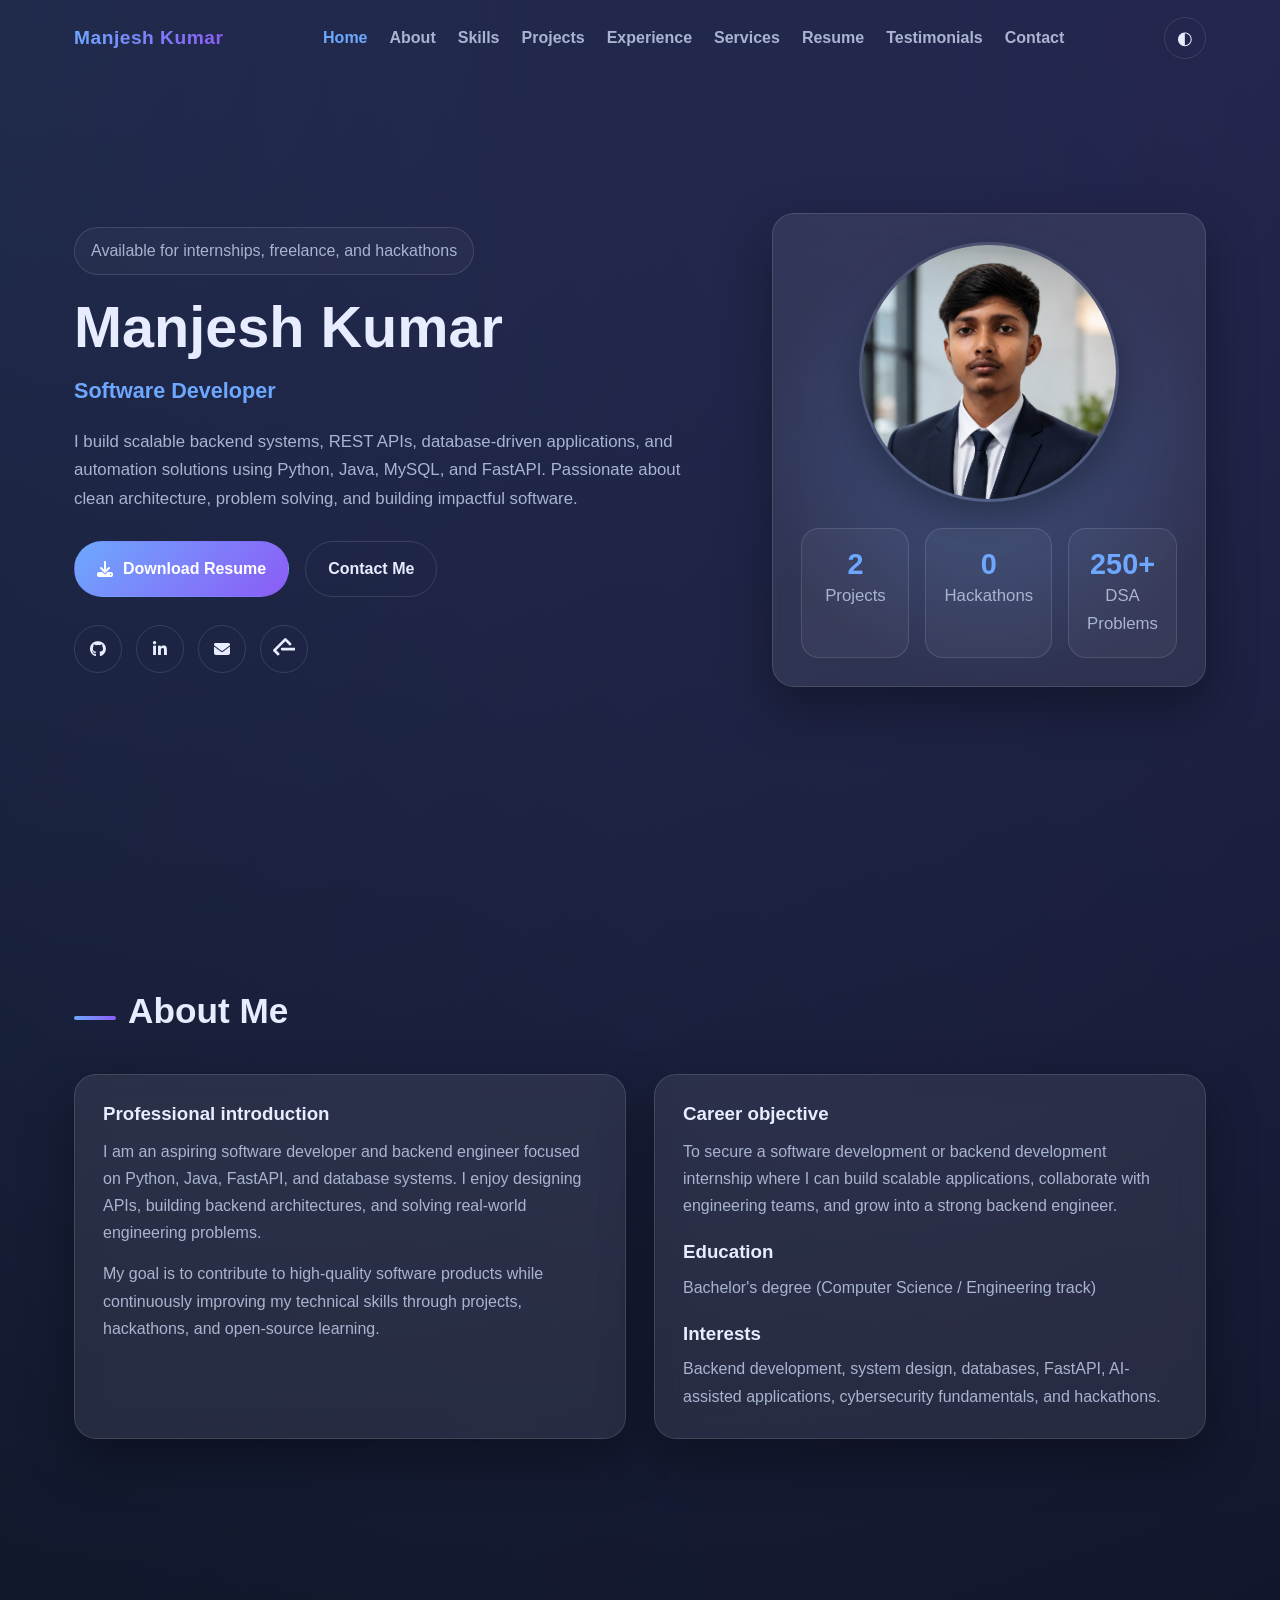
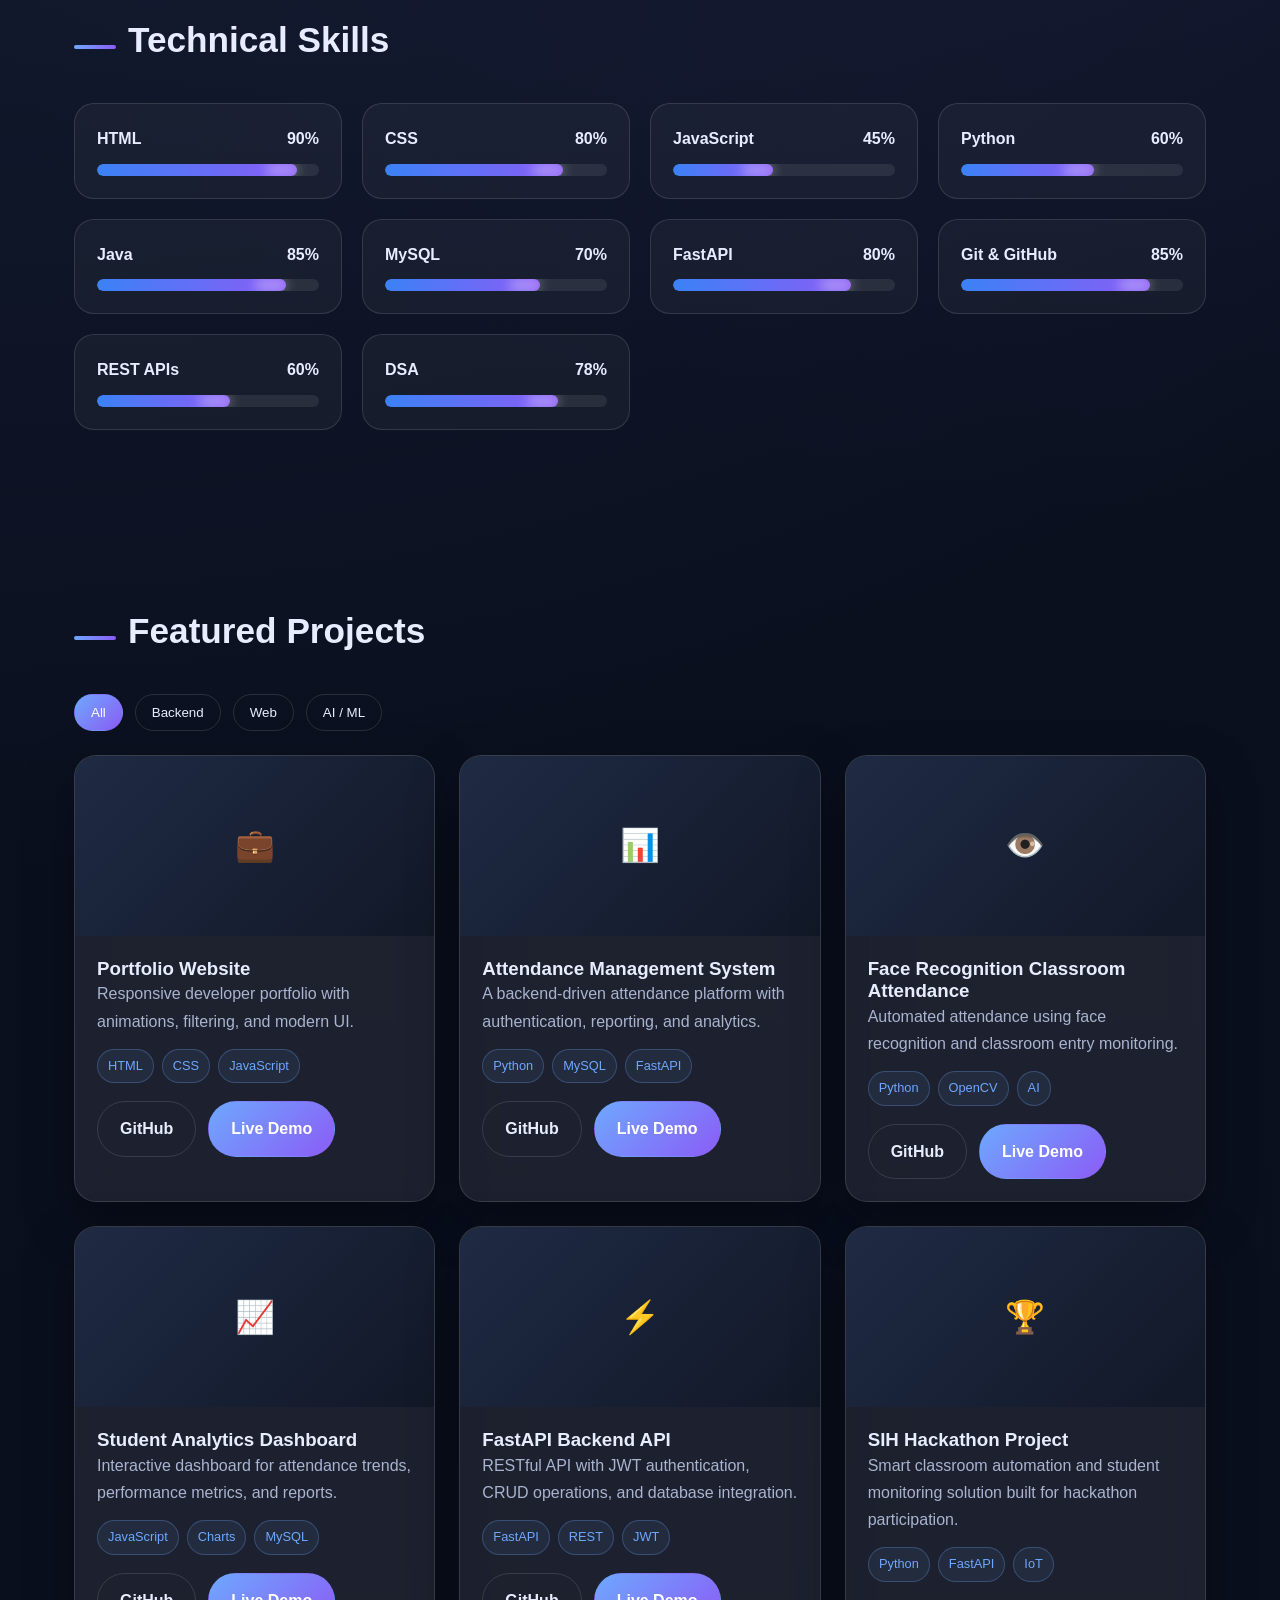
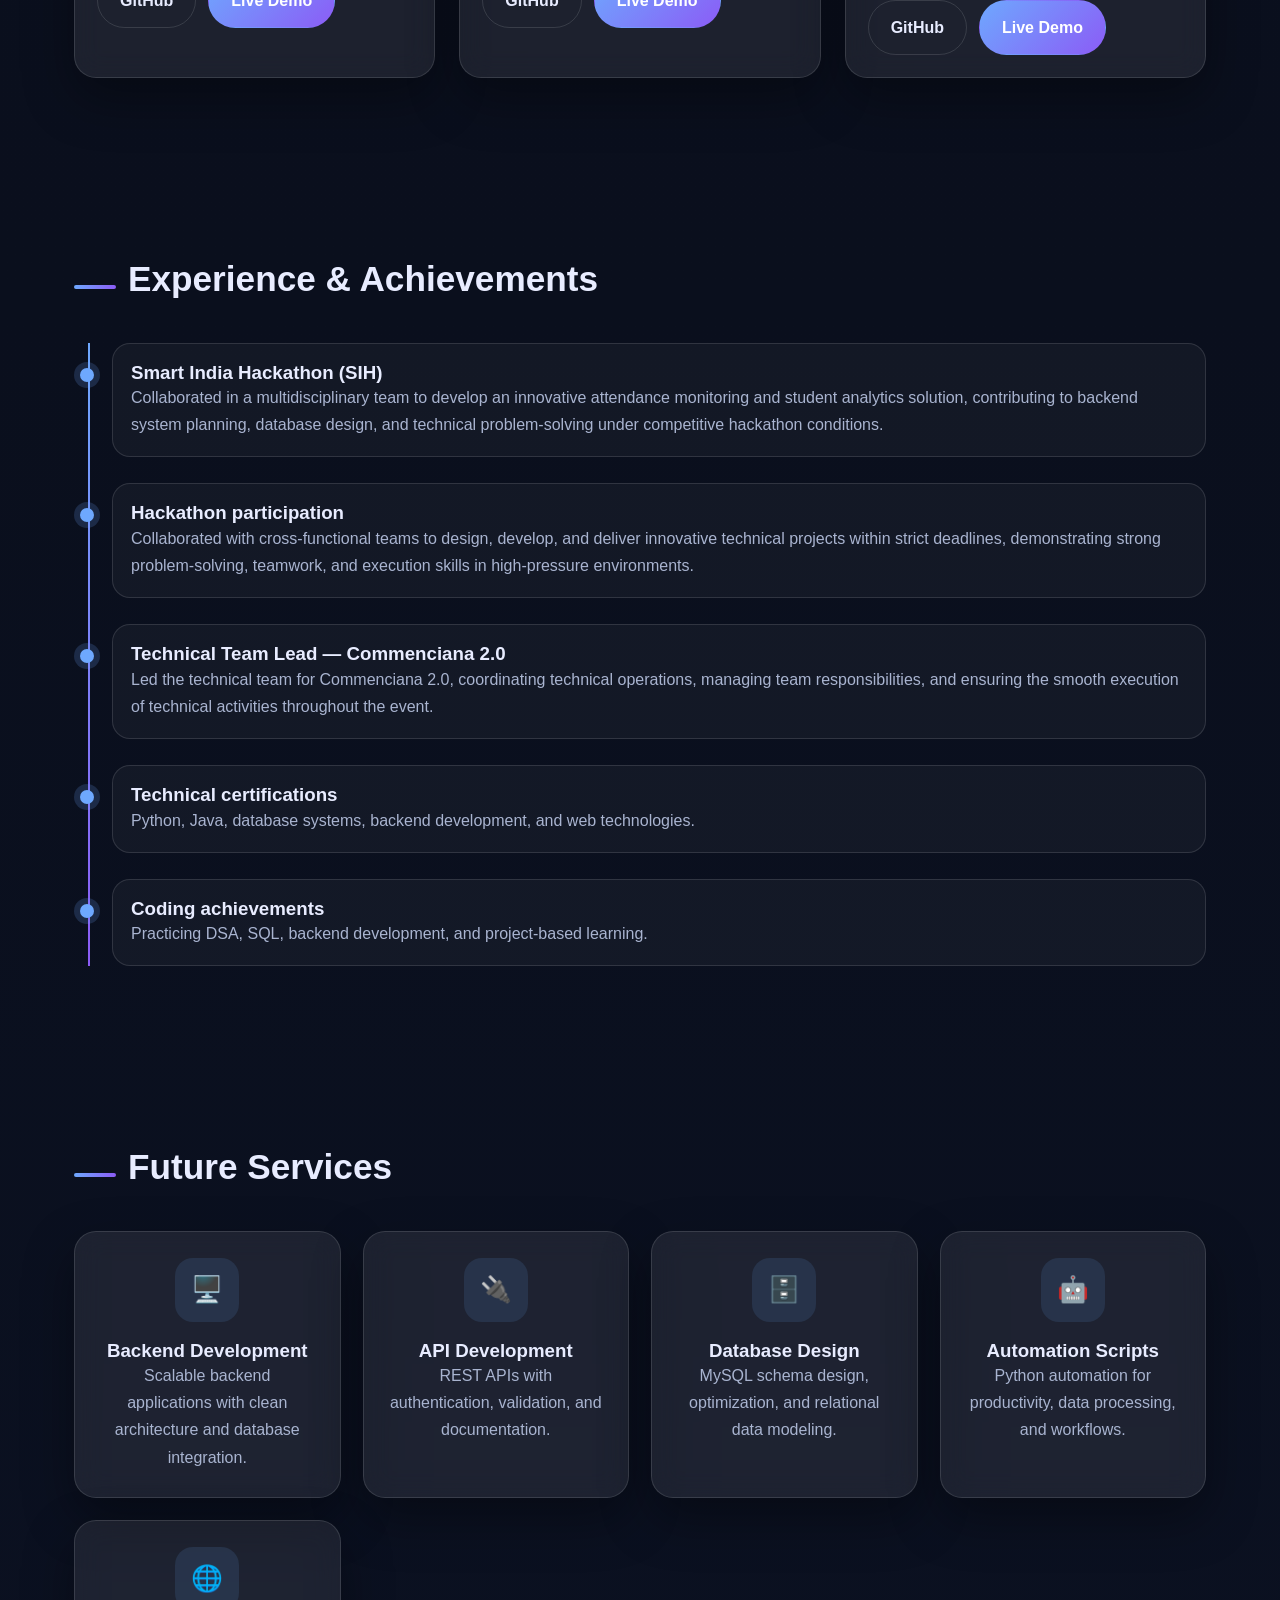
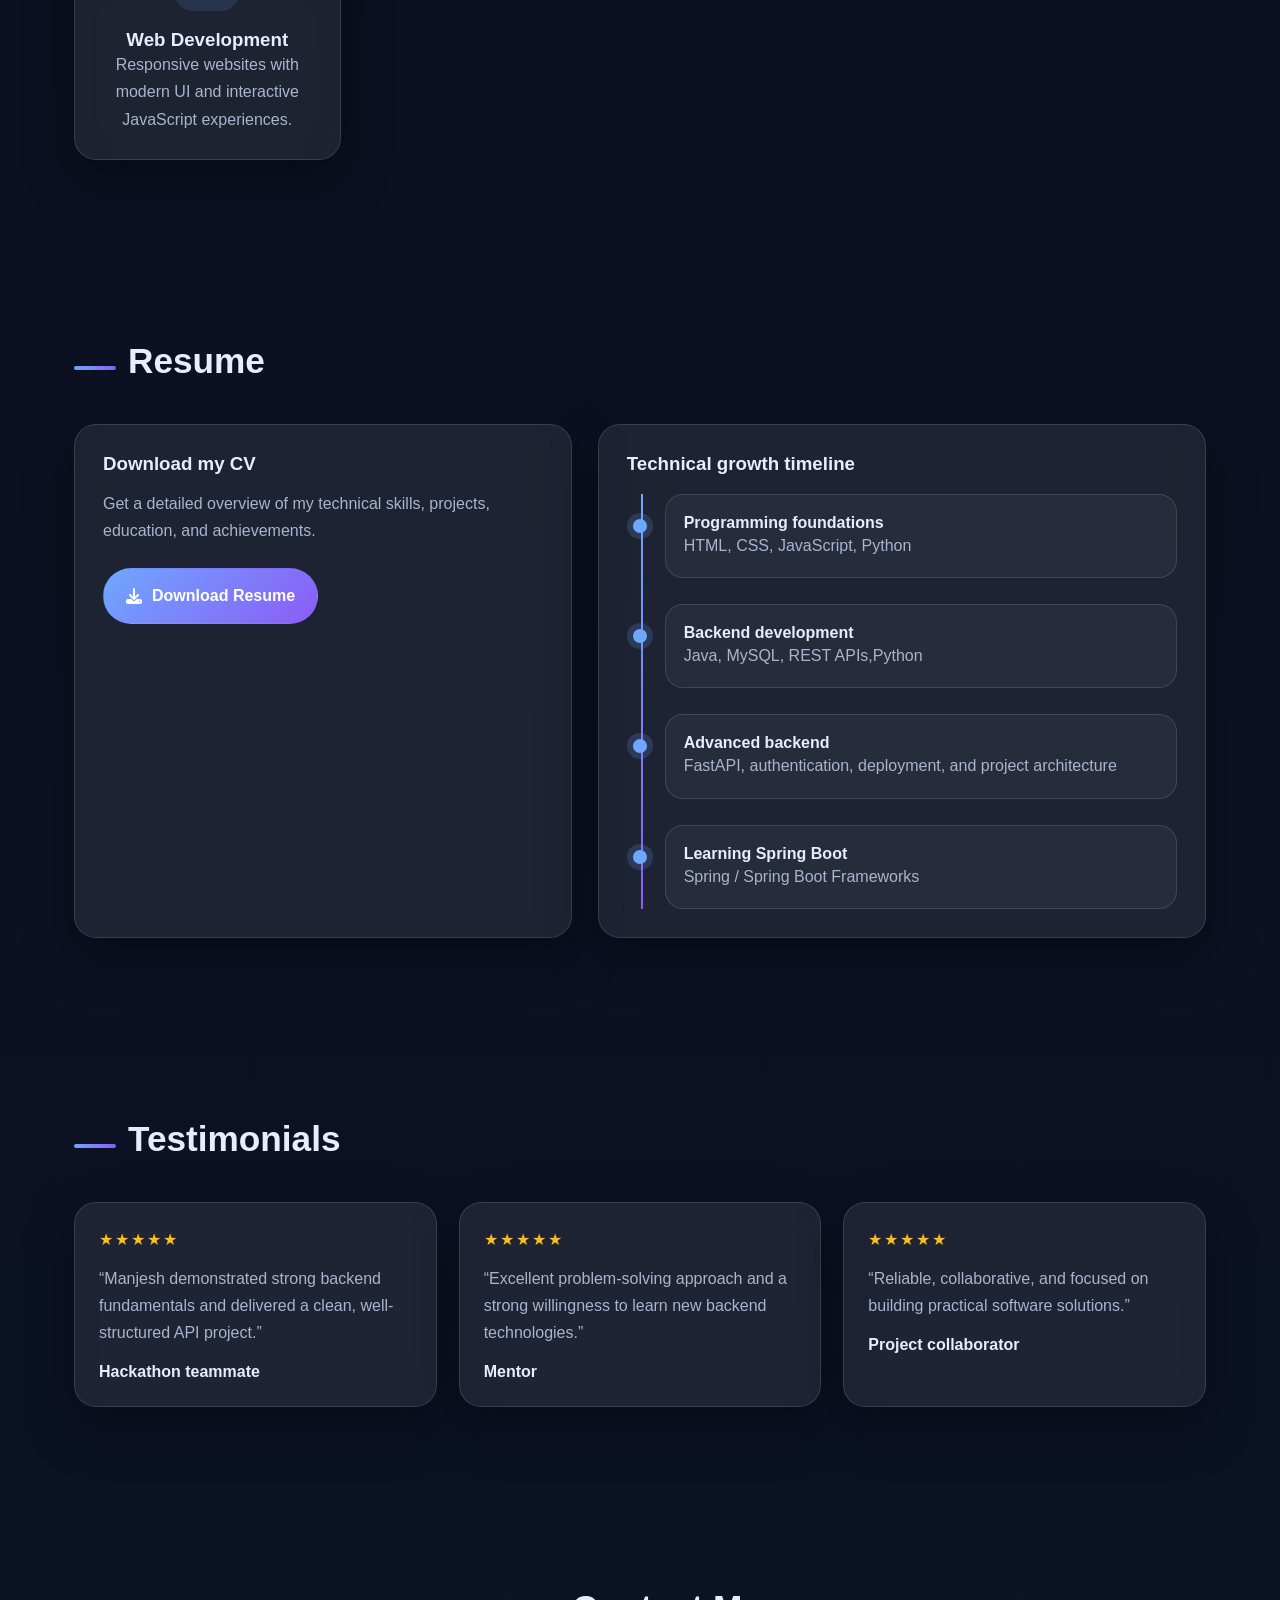
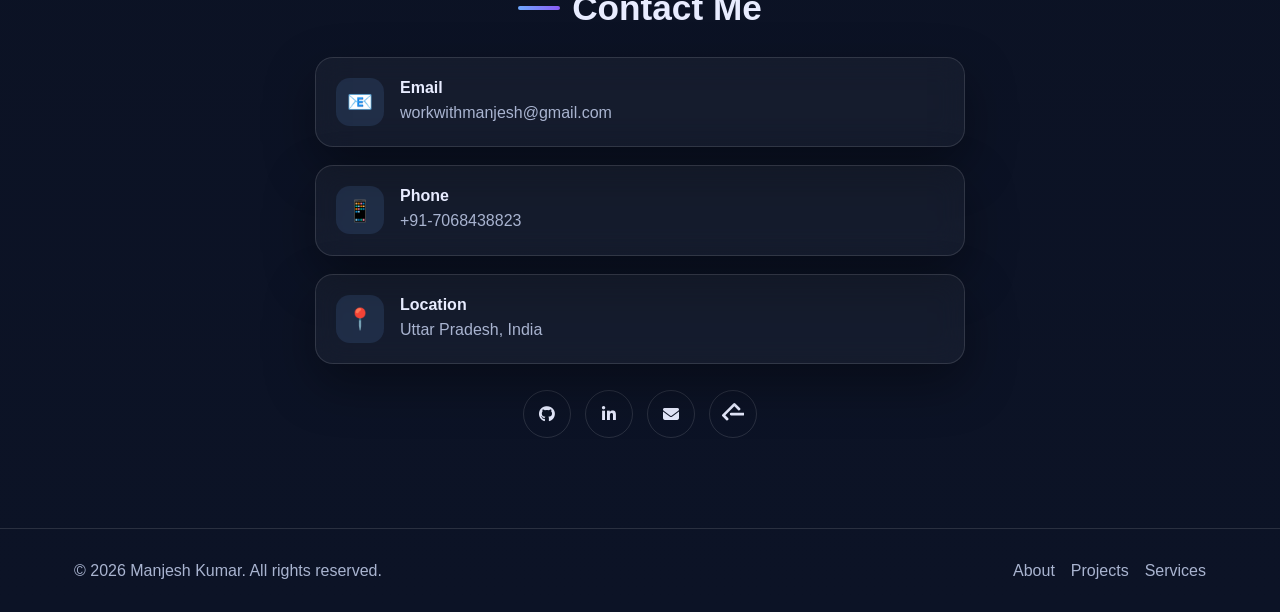
<file: templates/index.html>
<!DOCTYPE html>
<html lang="en">
<head>
  <meta charset="UTF-8">
  <meta name="viewport" content="width=device-width, initial-scale=1.0">
  <title>Manjesh Kumar | Software Developer Portfolio</title>
  <meta name="description" content="Professional software developer and backend developer portfolio of Manjesh Kumar.">
  <meta name="keywords" content="Software Developer, Backend Developer, Python, Java, FastAPI, MySQL, Portfolio">
  <meta name="author" content="Manjesh Kumar">
  <link rel="stylesheet" href="https://cdnjs.cloudflare.com/ajax/libs/font-awesome/6.5.2/css/all.min.css">
  <link rel="icon" href="data:,">
  <link rel="stylesheet" href="/static/style.css">
</head>
<body>
  <div id="loader"><div class="spinner"></div></div>

  <header id="header">
    <div class="container">
      <nav>
        <div class="logo">Manjesh Kumar</div>
        <div class="nav-links" id="navLinks">
          <a href="#home" class="active">Home</a>
          <a href="#about">About</a>
          <a href="#skills">Skills</a>
          <a href="#projects">Projects</a>
          <a href="#experience">Experience</a>
          <a href="#services">Services</a>
          <a href="#resume">Resume</a>
          <a href="#testimonials">Testimonials</a>
          <a href="#contact">Contact</a>
        </div>
        <div class="nav-actions">
          <button class="icon-btn" id="themeToggle" aria-label="Toggle theme">◐</button>
          <button class="icon-btn menu-btn" id="menuBtn" aria-label="Menu">☰</button>
        </div>
      </nav>
    </div>
  </header>

  <section class="hero" id="home">
    <div class="container">
      <div class="hero-grid">
        <div>
          <div class="badge">Available for internships, freelance, and hackathons</div>
          <h1>Manjesh Kumar</h1>
          <div class="title"><span id="typing"></span></div>
          <p>
            I build scalable backend systems, REST APIs, database-driven applications,
            and automation solutions using Python, Java, MySQL, and FastAPI.
            Passionate about clean architecture, problem solving, and building impactful software.
          </p>
          <div class="hero-actions">
            <a href="/Manjesh_Kumar_CV.pdf" download class="btn btn-primary">
              <i class="fas fa-download"></i> Download Resume
            </a>
            <a href="#contact" class="btn btn-outline">Contact Me</a>
          </div>
          <div class="socials">
            <div class="socials">
              <a href="https://github.com/Manjesh-kumar-mk" target="_blank" aria-label="GitHub">
                <i class="fab fa-github"></i>
              </a>
              <a href="https://linkedin.com/in/your-profile" target="_blank" aria-label="LinkedIn">
                <i class="fab fa-linkedin-in"></i>
              </a>
              <a href="mailto:workwithmanjesh@gmail.com" aria-label="Email">
                <i class="fas fa-envelope"></i>
              </a>
              <a href="https://leetcode.com/u/Manjesh_kumar_mk/" target="_blank" aria-label="LeetCode">
                <svg xmlns="http://www.w3.org/2000/svg" width="22" height="22" viewBox="0 0 24 24" fill="currentColor">
                  <path d="M13.483 0a1.5 1.5 0 0 0-1.06.44L.44 12.423a1.5 1.5 0 0 0 0 2.12l4.017 4.017a1.5 1.5 0 1 0 2.121-2.12L3.621 13.483 13.483 3.62l3.956 3.956a1.5 1.5 0 1 0 2.121-2.12L14.543.44A1.5 1.5 0 0 0 13.483 0z"/>
                  <path d="M8.5 12a1.5 1.5 0 0 0 1.5 1.5H23a1.5 1.5 0 0 0 0-3H10A1.5 1.5 0 0 0 8.5 12z"/>
                </svg>
              </a>
            </div>
          </div>
        </div>
        <div class="profile-card glass">
          <div class="avatar">
            <img src="/static/images/manjesh.png" alt="MK">
          </div>
          <div class="stats">
            <div class="stat">
              <h3 class="counter" data-target="10">2</h3>
              <p>Projects</p>
            </div>
            <div class="stat">
              <h3 class="counter" data-target="5">0</h3>
              <p>Hackathons</p>
            </div>
            <div class="stat">
              <h3 class="counter" data-target="300">250+</h3>
              <p>DSA Problems</p>
            </div>
          </div>
        </div>
      </div>
    </div>
  </section>

  <section id="about" class="reveal">
    <div class="container">
      <div class="section-title"><span></span><h2>About Me</h2></div>
      <div class="about-grid">
        <div class="card glass">
          <h3>Professional introduction</h3>
          <p class="muted" style="margin-top:12px">
            I am an aspiring software developer and backend engineer focused on Python,
            Java, FastAPI, and database systems. I enjoy designing APIs, building backend
            architectures, and solving real-world engineering problems.
          </p>
          <p class="muted" style="margin-top:14px">
            My goal is to contribute to high-quality software products while continuously
            improving my technical skills through projects, hackathons, and open-source learning.
          </p>
        </div>
        <div class="card glass">
          <h3>Career objective</h3>
          <p class="muted" style="margin-top:12px">
            To secure a software development or backend development internship where I can
            build scalable applications, collaborate with engineering teams, and grow into
            a strong backend engineer.
          </p>
          <Divider/>
          <h3 style="margin-top:22px">Education</h3>
          <p class="muted" style="margin-top:10px">
            Bachelor&apos;s degree (Computer Science / Engineering track)
          </p>
          <h3 style="margin-top:22px">Interests</h3>
          <p class="muted" style="margin-top:10px">
            Backend development, system design, databases, FastAPI, AI-assisted applications,
            cybersecurity fundamentals, and hackathons.
          </p>
        </div>
      </div>
    </div>
  </section>

  <section id="skills" class="reveal">
    <div class="container">
      <div class="section-title"><span></span><h2>Technical Skills</h2></div>
      <div class="skills-grid">
        <div class="skill"><div class="skill-head"><span>HTML</span><span>90%</span></div><div class="progress"><span data-width="90%"></span></div></div>
        <div class="skill"><div class="skill-head"><span>CSS</span><span>80%</span></div><div class="progress"><span data-width="80%"></span></div></div>
        <div class="skill"><div class="skill-head"><span>JavaScript</span><span>45%</span></div><div class="progress"><span data-width="45%"></span></div></div>
        <div class="skill"><div class="skill-head"><span>Python</span><span>60%</span></div><div class="progress"><span data-width="60%"></span></div></div>
        <div class="skill"><div class="skill-head"><span>Java</span><span>85%</span></div><div class="progress"><span data-width="85%"></span></div></div>
        <div class="skill"><div class="skill-head"><span>MySQL</span><span>70%</span></div><div class="progress"><span data-width="70%"></span></div></div>
        <div class="skill"><div class="skill-head"><span>FastAPI</span><span>80%</span></div><div class="progress"><span data-width="80%"></span></div></div>
        <div class="skill"><div class="skill-head"><span>Git &amp; GitHub</span><span>85%</span></div><div class="progress"><span data-width="85%"></span></div></div>
        <div class="skill"><div class="skill-head"><span>REST APIs</span><span>60%</span></div><div class="progress"><span data-width="60%"></span></div></div>
        <div class="skill"><div class="skill-head"><span>DSA</span><span>78%</span></div><div class="progress"><span data-width="78%"></span></div></div>
      </div>
    </div>
  </section>

  <section id="projects" class="reveal">
    <div class="container">
      <div class="section-title"><span></span><h2>Featured Projects</h2></div>

      <div class="filter-bar">
        <button class="filter-btn active" data-filter="all">All</button>
        <button class="filter-btn" data-filter="backend">Backend</button>
        <button class="filter-btn" data-filter="web">Web</button>
        <button class="filter-btn" data-filter="ai">AI / ML</button>
      </div>

      <div class="projects-grid">

        <div class="project glass" data-category="web">
          <div class="project-image">💼</div>
          <div class="project-content">
            <h3>Portfolio Website</h3>
            <p class="muted">Responsive developer portfolio with animations, filtering, and modern UI.</p>
            <div class="tags"><span class="tag">HTML</span><span class="tag">CSS</span><span class="tag">JavaScript</span></div>
            <div class="project-actions"><a class="btn btn-outline" href="https://github.com/Manjesh-kumar-mk">GitHub</a><a class="btn btn-primary" href="https://manjesh-kumar-mk.github.io/portfolio/">Live Demo</a></div>
          </div>
        </div>

        <div class="project glass" data-category="backend">
          <div class="project-image">📊</div>
          <div class="project-content">
            <h3>Attendance Management System</h3>
            <p class="muted">A backend-driven attendance platform with authentication, reporting, and analytics.</p>
            <div class="tags"><span class="tag">Python</span><span class="tag">MySQL</span><span class="tag">FastAPI</span></div>
            <div class="project-actions"><a class="btn btn-outline" href="#">GitHub</a><a class="btn btn-primary" href="#">Live Demo</a></div>
          </div>
        </div>

        <div class="project glass" data-category="ai">
          <div class="project-image">👁️</div>
          <div class="project-content">
            <h3>Face Recognition Classroom Attendance</h3>
            <p class="muted">Automated attendance using face recognition and classroom entry monitoring.</p>
            <div class="tags"><span class="tag">Python</span><span class="tag">OpenCV</span><span class="tag">AI</span></div>
            <div class="project-actions"><a class="btn btn-outline" href="#">GitHub</a><a class="btn btn-primary" href="#">Live Demo</a></div>
          </div>
        </div>

        <div class="project glass" data-category="web">
          <div class="project-image">📈</div>
          <div class="project-content">
            <h3>Student Analytics Dashboard</h3>
            <p class="muted">Interactive dashboard for attendance trends, performance metrics, and reports.</p>
            <div class="tags"><span class="tag">JavaScript</span><span class="tag">Charts</span><span class="tag">MySQL</span></div>
            <div class="project-actions"><a class="btn btn-outline" href="#">GitHub</a><a class="btn btn-primary" href="#">Live Demo</a></div>
          </div>
        </div>

        <div class="project glass" data-category="backend">
          <div class="project-image">⚡</div>
          <div class="project-content">
            <h3>FastAPI Backend API</h3>
            <p class="muted">RESTful API with JWT authentication, CRUD operations, and database integration.</p>
            <div class="tags"><span class="tag">FastAPI</span><span class="tag">REST</span><span class="tag">JWT</span></div>
            <div class="project-actions"><a class="btn btn-outline" href="#">GitHub</a><a class="btn btn-primary" href="#">Live Demo</a></div>
          </div>
        </div>

        <div class="project glass" data-category="backend">
          <div class="project-image">🏆</div>
          <div class="project-content">
            <h3>SIH Hackathon Project</h3>
            <p class="muted">Smart classroom automation and student monitoring solution built for hackathon participation.</p>
            <div class="tags"><span class="tag">Python</span><span class="tag">FastAPI</span><span class="tag">IoT</span></div>
            <div class="project-actions"><a class="btn btn-outline" href="#">GitHub</a><a class="btn btn-primary" href="#">Live Demo</a></div>
          </div>
        </div>
      </div>
    </div>
  </section>

  <section id="experience" class="reveal">
    <div class="container">
      <div class="section-title"><span></span><h2>Experience &amp; Achievements</h2></div>
      <div class="timeline">
        <div class="timeline-item">
          <h3>Smart India Hackathon (SIH)</h3>
          <p class="muted">Collaborated in a multidisciplinary team to develop an innovative attendance monitoring and student analytics solution, contributing to backend system planning, database design, and technical problem-solving under competitive hackathon conditions.</p>
        </div>
        <div class="timeline-item">
          <h3>Hackathon participation</h3>
          <p class="muted">Collaborated with cross-functional teams to design, develop, and deliver innovative technical projects within strict deadlines, demonstrating strong problem-solving, teamwork, and execution skills in high-pressure environments.</p>
        </div>
        <div class="timeline-item">
          <h3>Technical Team Lead — Commenciana 2.0</h3>
          <p class="muted">Led the technical team for Commenciana 2.0, coordinating technical operations, managing team responsibilities, and ensuring the smooth execution of technical activities throughout the event.</p>
        </div>
        <div class="timeline-item">
          <h3>Technical certifications</h3>
          <p class="muted">Python, Java, database systems, backend development, and web technologies.</p>
        </div>
        <div class="timeline-item">
          <h3>Coding achievements</h3>
          <p class="muted">Practicing DSA, SQL, backend development, and project-based learning.</p>
        </div>
      </div>
    </div>
  </section>

  <section id="services" class="reveal">
    <div class="container">
      <div class="section-title"><span></span><h2>Future Services</h2></div>
      <div class="services-grid">
        <div class="service glass"><div class="icon">🖥️</div><h3>Backend Development</h3><p class="muted">Scalable backend applications with clean architecture and database integration.</p></div>
        <div class="service glass"><div class="icon">🔌</div><h3>API Development</h3><p class="muted">REST APIs with authentication, validation, and documentation.</p></div>
        <div class="service glass"><div class="icon">🗄️</div><h3>Database Design</h3><p class="muted">MySQL schema design, optimization, and relational data modeling.</p></div>
        <div class="service glass"><div class="icon">🤖</div><h3>Automation Scripts</h3><p class="muted">Python automation for productivity, data processing, and workflows.</p></div>
        <div class="service glass"><div class="icon">🌐</div><h3>Web Development</h3><p class="muted">Responsive websites with modern UI and interactive JavaScript experiences.</p></div>
      </div>
    </div>
  </section>

  <section id="resume" class="reveal">
    <div class="container">
      <div class="section-title"><span></span><h2>Resume</h2></div>
      <div class="resume-grid">
        <div class="card glass">
          <h3>Download my CV</h3>
          <p class="muted" style="margin:14px 0 24px">
            Get a detailed overview of my technical skills, projects, education, and achievements.
          </p>
          <a href="/Manjesh_Kumar_CV.pdf" download class="btn btn-primary">
            <i class="fas fa-download"></i> Download Resume
          </a>
        </div>
        <div class="card glass">
          <h3>Technical growth timeline</h3>
          <div class="timeline" style="margin-top:18px">
            <div class="timeline-item"><h4>Programming foundations</h4><p class="muted">HTML, CSS, JavaScript, Python</p></div>
            <div class="timeline-item"><h4>Backend development</h4><p class="muted">Java, MySQL, REST APIs,Python</p></div>
            <div class="timeline-item"><h4>Advanced backend</h4><p class="muted">FastAPI, authentication, deployment, and project architecture</p></div>
            <div class="timeline-item"><h4>Learning Spring Boot</h4><p class="muted">Spring / Spring Boot Frameworks</p></div>
          </div>
        </div>
      </div>
    </div>
  </section>

  <section id="testimonials" class="reveal">
    <div class="container">
      <div class="section-title"><span></span><h2>Testimonials</h2></div>
      <div class="testimonials">
        <div class="testimonial glass">
          <div class="stars">★★★★★</div>
          <p class="muted">“Manjesh demonstrated strong backend fundamentals and delivered a clean, well-structured API project.”</p>
          <h4 style="margin-top:16px">Hackathon teammate</h4>
        </div>
        <div class="testimonial glass">
          <div class="stars">★★★★★</div>
          <p class="muted">“Excellent problem-solving approach and a strong willingness to learn new backend technologies.”</p>
          <h4 style="margin-top:16px">Mentor</h4>
        </div>
        <div class="testimonial glass">
          <div class="stars">★★★★★</div>
          <p class="muted">“Reliable, collaborative, and focused on building practical software solutions.”</p>
          <h4 style="margin-top:16px">Project collaborator</h4>
        </div>
      </div>
    </div>
  </section>

  <section id="contact" class="reveal">
    <div class="container">
      <div class="section-title"><span></span><h2>Contact Me</h2></div>
      <div class="contact-grid">
        <div class="contact-info">
          <div class="info glass"><div>📧</div><div><h4>Email</h4><p class="muted">workwithmanjesh@gmail.com</p></div></div>
          <div class="info glass"><div>📱</div><div><h4>Phone</h4><p class="muted">+91-7068438823</p></div></div>
          <div class="info glass"><div>📍</div><div><h4>Location</h4><p class="muted">Uttar Pradesh, India</p></div></div>
          <div class="socials">
            <div class="socials">
              <a href="https://github.com/Manjesh-kumar-mk" target="_blank" aria-label="GitHub">
                <i class="fab fa-github"></i>
              </a>
              <a href="https://www.linkedin.com/in/manjesh-kumar-208190381/" target="_blank" aria-label="LinkedIn">
                <i class="fab fa-linkedin-in"></i>
              </a>
              <a href="mailto:workwithmanjesh@gmail.com" aria-label="Email">
                <i class="fas fa-envelope"></i>
              </a>
              <a href="https://leetcode.com/u/Manjesh_kumar_mk/" target="_blank" aria-label="LeetCode">
                <svg xmlns="http://www.w3.org/2000/svg" width="22" height="22" viewBox="0 0 24 24" fill="currentColor">
                  <path d="M13.483 0a1.5 1.5 0 0 0-1.06.44L.44 12.423a1.5 1.5 0 0 0 0 2.12l4.017 4.017a1.5 1.5 0 1 0 2.121-2.12L3.621 13.483 13.483 3.62l3.956 3.956a1.5 1.5 0 1 0 2.121-2.12L14.543.44A1.5 1.5 0 0 0 13.483 0z"/>
                  <path d="M8.5 12a1.5 1.5 0 0 0 1.5 1.5H23a1.5 1.5 0 0 0 0-3H10A1.5 1.5 0 0 0 8.5 12z"/>
                </svg>
              </a>
            </div>
          </div>
        </div>
      </div>
    </div>
  </section>

  <footer>
    <div class="container footer-grid">
      <p>© 2026 Manjesh Kumar. All rights reserved.</p>
      <div class="quick-links">
        <a href="#about">About</a>
        <a href="#projects">Projects</a>
        <a href="#services">Services</a>
      </div>
    </div>
  </footer>

  <button id="backToTop" aria-label="Back to top">↑</button>

  <div id="popup" class="popup hidden" role="dialog" aria-modal="true" aria-labelledby="popupMessage">
    <div class="popup-content">
      <p id="popupMessage"></p>
      <button id="popupClose" type="button">OK</button>
    </div>
  </div>
  <script src="/static/script.js"></script>
</body>
</html>
</file>
<file: style.css>
/* =========================================================
   ROOT VARIABLES
========================================================= */

:root {
    --bg: #0b1020;
    --bg2: #111831;
    --card: rgba(255, 255, 255, 0.08);

    --text: #e8ecff;
    --muted: #a9b4d0;

    --accent: #6ea8fe;
    --accent2: #8b5cf6;

    --border: rgba(255, 255, 255, 0.12);

    --shadow: 0 20px 50px rgba(0, 0, 0, 0.35);

    --radius: 22px;
    --container: 1180px;
}


/* =========================================================
   RESET
========================================================= */

* {
    margin: 0;
    padding: 0;
    box-sizing: border-box;
}

html {
    scroll-behavior: smooth;
    scroll-padding-top: 80px;
}

body {
    font-family: Inter, "Segoe UI", Arial, sans-serif;
    color: var(--text);

    background:
        radial-gradient(
            circle at top left,
            rgba(110, 168, 254, 0.15),
            transparent 35%
        ),
        radial-gradient(
            circle at top right,
            rgba(139, 92, 246, 0.15),
            transparent 30%
        ),
        linear-gradient(
            180deg,
            var(--bg),
            #0a0f1d 50%,
            #0c1326
        );

    line-height: 1.6;
    overflow-x: hidden;

    transition:
        background 0.3s ease,
        color 0.3s ease;
}


/* =========================================================
   LIGHT THEME
========================================================= */

body.light {
    --bg: #f5f8ff;
    --bg2: #eef3ff;

    --card: rgba(255, 255, 255, 0.78);

    --text: #111827;
    --muted: #4b5563;

    --border: rgba(17, 24, 39, 0.1);

    --shadow: 0 20px 50px rgba(30, 41, 59, 0.12);

    background:
        linear-gradient(
            180deg,
            #f8fbff,
            #eef4ff
        );
}

body.popup-open {
    overflow: hidden;
}


/* =========================================================
   COMMON
========================================================= */

.container {
    width: 100%;
    max-width: var(--container);
    margin: 0 auto;
    padding: 0 24px;
}

section {
    padding: 90px 0;
}

h1,
h2,
h3,
h4 {
    line-height: 1.2;
}

h2 {
    font-size: 2.2rem;
    margin-bottom: 14px;
}

p {
    line-height: 1.7;
}

.muted {
    color: var(--muted);
}


/* =========================================================
   SECTION TITLE
========================================================= */

.section-title {
    display: flex;
    align-items: center;
    gap: 12px;
    margin-bottom: 28px;
}

.section-title span {
    width: 42px;
    height: 4px;
    flex-shrink: 0;

    border-radius: 999px;

    background:
        linear-gradient(
            90deg,
            var(--accent),
            var(--accent2)
        );
}


/* =========================================================
   GLASS
========================================================= */

.glass {
    background: var(--card);

    border: 1px solid var(--border);

    backdrop-filter: blur(14px);
    -webkit-backdrop-filter: blur(14px);

    border-radius: var(--radius);

    box-shadow: var(--shadow);

    transition:
        background 0.3s ease,
        border-color 0.3s ease;
}


/* =========================================================
   BUTTONS
========================================================= */

.btn {
    display: inline-flex;
    align-items: center;
    justify-content: center;

    gap: 10px;

    padding: 14px 22px;

    border-radius: 999px;

    text-decoration: none;

    font-weight: 700;

    transition: 0.3s ease;

    border: 1px solid transparent;

    cursor: pointer;
}

.btn-primary {
    background:
        linear-gradient(
            135deg,
            var(--accent),
            var(--accent2)
        );

    color: white;
}

.btn-primary:hover {
    transform: translateY(-3px);

    box-shadow:
        0 16px 40px
        rgba(110, 168, 254, 0.35);
}

.btn-outline {
    border-color: var(--border);

    color: var(--text);

    background: transparent;
}

.btn-outline:hover {
    border-color: var(--accent);

    color: var(--accent);

    transform: translateY(-2px);
}

.btn:disabled {
    opacity: 0.6;
    cursor: not-allowed;
    transform: none;
}


/* =========================================================
   HEADER
========================================================= */

header {
    position: fixed;

    top: 0;
    left: 0;

    width: 100%;

    z-index: 1000;

    transition: 0.3s ease;
}

header.scrolled {
    background:
        rgba(10, 15, 29, 0.75);

    backdrop-filter: blur(16px);
    -webkit-backdrop-filter: blur(16px);

    border-bottom:
        1px solid var(--border);
}

body.light header.scrolled {
    background:
        rgba(255, 255, 255, 0.8);
}


/* =========================================================
   NAVIGATION
========================================================= */

nav {
    height: 76px;

    display: flex;

    align-items: center;

    justify-content: space-between;

    gap: 20px;
}

.logo {
    font-weight: 800;

    font-size: 1.2rem;

    letter-spacing: 0.5px;

    background:
        linear-gradient(
            90deg,
            var(--accent),
            var(--accent2)
        );

    -webkit-background-clip: text;
    background-clip: text;

    color: transparent;

    white-space: nowrap;
}

.nav-links {
    display: flex;

    gap: 22px;

    align-items: center;

    justify-content: center;
}

.nav-links a {
    color: var(--muted);

    text-decoration: none;

    font-weight: 600;

    transition: 0.25s;

    white-space: nowrap;
}

.nav-links a:hover,
.nav-links a.active {
    color: var(--accent);
}

.nav-actions {
    display: flex;

    gap: 12px;

    align-items: center;

    flex-shrink: 0;
}

.icon-btn {
    width: 42px;
    height: 42px;

    border-radius: 50%;

    display: grid;

    place-items: center;

    border: 1px solid var(--border);

    background: transparent;

    color: var(--text);

    cursor: pointer;

    transition: 0.25s;

    font-size: 1.1rem;
}

.icon-btn:hover {
    border-color: var(--accent);

    color: var(--accent);

    transform: translateY(-2px);
}

.menu-btn {
    display: none;
}


/* =========================================================
   HERO
========================================================= */

.hero {
    min-height: 100vh;

    display: flex;

    align-items: center;

    padding-top: 90px;
}

.hero-grid {
    display: grid;

    grid-template-columns:
        1.2fr 0.8fr;

    gap: 48px;

    align-items: center;
}

.badge {
    display: inline-flex;

    align-items: center;

    gap: 10px;

    padding: 10px 16px;

    border-radius: 999px;

    border: 1px solid var(--border);

    color: var(--muted);

    margin-bottom: 18px;

    background:
        rgba(255, 255, 255, 0.03);
}

.hero h1 {
    font-size: 3.6rem;

    margin-bottom: 12px;
}

.hero .title {
    font-size: 1.35rem;

    color: var(--accent);

    min-height: 36px;

    margin-bottom: 18px;

    font-weight: 700;
}

.hero p {
    font-size: 1.05rem;

    color: var(--muted);

    max-width: 640px;
}

.hero-actions {
    display: flex;

    gap: 16px;

    flex-wrap: wrap;

    margin: 28px 0;
}


/* =========================================================
   SOCIALS
========================================================= */

.socials {
    display: flex;

    gap: 14px;

    flex-wrap: wrap;
}

.socials .socials {
    margin: 0;
}

.socials a {
    width: 48px;
    height: 48px;

    border-radius: 50%;

    display: grid;

    place-items: center;

    border: 1px solid var(--border);

    color: var(--text);

    text-decoration: none;

    transition: 0.25s;
}

.socials a:hover {
    transform: translateY(-3px);

    border-color: var(--accent);

    color: var(--accent);

    box-shadow:
        0 8px 25px
        rgba(110, 168, 254, 0.15);
}


/* =========================================================
   PROFILE CARD
========================================================= */

.profile-card {
    padding: 28px;

    position: relative;

    overflow: hidden;
}

.profile-card::before {
    content: "";

    position: absolute;

    inset: -30%;

    background:
        radial-gradient(
            circle,
            rgba(110, 168, 254, 0.25),
            transparent 45%
        );

    animation:
        float 7s ease-in-out infinite;

    pointer-events: none;
}

.avatar {
    width: 260px;
    height: 260px;

    border-radius: 50%;

    margin: auto;

    overflow: hidden;

    border:
        3px solid
        rgba(255, 255, 255, 0.12);

    box-shadow:
        0 15px 40px
        rgba(0, 0, 0, 0.35);

    position: relative;

    z-index: 1;
}

.avatar img {
    width: 100%;
    height: 100%;

    object-fit: cover;

    object-position: center 5%;

    display: block;
}

.stats {
    display: grid;

    grid-template-columns:
        repeat(3, 1fr);

    gap: 16px;

    margin-top: 26px;

    position: relative;

    z-index: 1;
}

.stat {
    padding: 18px;

    text-align: center;

    border-radius: 18px;

    border: 1px solid var(--border);

    background:
        rgba(255, 255, 255, 0.04);
}

.stat h3 {
    font-size: 1.8rem;

    color: var(--accent);
}


/* =========================================================
   ABOUT
========================================================= */

.about-grid {
    display: grid;

    grid-template-columns:
        1fr 1fr;

    gap: 28px;
}

.card {
    padding: 28px;
}


/* =========================================================
   SKILLS
========================================================= */

.skills-grid {
    display: grid;

    grid-template-columns:
        repeat(auto-fit, minmax(240px, 1fr));

    gap: 20px;
}

.skill {
    padding: 22px;

    border-radius: 20px;

    border: 1px solid var(--border);

    background:
        rgba(255, 255, 255, 0.04);

    transition: 0.3s;
}

.skill:hover {
    transform: translateY(-4px);

    border-color:
        rgba(110, 168, 254, 0.35);
}

.skill-head {
    display: flex;

    justify-content: space-between;

    margin-bottom: 12px;

    font-weight: 700;
}

.progress {
    width: 100%;

    height: 12px;

    background:
        rgba(255, 255, 255, 0.08);

    border-radius: 50px;

    overflow: hidden;

    position: relative;
}

.progress span {
    display: block;

    height: 100%;

    width: 0;

    border-radius: 50px;

    background:
        linear-gradient(
            90deg,
            #3b82f6,
            #8b5cf6
        );

    position: relative;

    transition:
        width 1.5s ease-in-out;
}

.progress span::after {
    content: "";

    position: absolute;

    top: 0;
    right: 0;

    width: 30px;
    height: 100%;

    background:
        rgba(255, 255, 255, 0.35);

    filter: blur(6px);
}


/* =========================================================
   PROJECT FILTER
========================================================= */

.filter-bar {
    display: flex;

    gap: 12px;

    flex-wrap: wrap;

    margin-bottom: 24px;
}

.filter-btn {
    padding: 10px 16px;

    border-radius: 999px;

    border: 1px solid var(--border);

    background: transparent;

    color: var(--text);

    cursor: pointer;

    transition: 0.25s;
}

.filter-btn.active,
.filter-btn:hover {
    background:
        linear-gradient(
            135deg,
            var(--accent),
            var(--accent2)
        );

    border-color: transparent;

    color: white;
}


/* =========================================================
   PROJECTS
========================================================= */

.projects-grid {
    display: grid;

    grid-template-columns:
        repeat(auto-fit, minmax(300px, 1fr));

    gap: 24px;
}

.project {
    overflow: hidden;

    transition:
        transform 0.35s,
        opacity 0.3s;
}

.project:hover {
    transform: translateY(-8px);
}

.project-image {
    height: 180px;

    background:
        linear-gradient(
            135deg,
            #1f2a44,
            #111827
        );

    display: grid;

    place-items: center;

    color: var(--accent);

    font-size: 2rem;
}

.project-content {
    padding: 22px;
}

.tags {
    display: flex;

    flex-wrap: wrap;

    gap: 8px;

    margin: 14px 0 18px;
}

.tag {
    padding: 6px 10px;

    border-radius: 999px;

    font-size: 0.8rem;

    color: var(--accent);

    border:
        1px solid
        rgba(110, 168, 254, 0.28);

    background:
        rgba(110, 168, 254, 0.08);
}

.project-actions {
    display: flex;

    gap: 12px;

    flex-wrap: wrap;
}


/* =========================================================
   EXPERIENCE / TIMELINE
========================================================= */

.timeline {
    position: relative;

    margin-left: 14px;

    padding-left: 24px;
}

.timeline::before {
    content: "";

    position: absolute;

    left: 0;

    top: 0;

    bottom: 0;

    width: 2px;

    background:
        linear-gradient(
            var(--accent),
            var(--accent2)
        );
}

.timeline-item {
    position: relative;

    margin-bottom: 26px;

    padding: 18px;

    border-radius: 18px;

    border: 1px solid var(--border);

    background:
        rgba(255, 255, 255, 0.04);
}

.timeline-item:last-child {
    margin-bottom: 0;
}

.timeline-item::before {
    content: "";

    position: absolute;

    left: -33px;

    top: 24px;

    width: 14px;
    height: 14px;

    border-radius: 50%;

    background: var(--accent);

    box-shadow:
        0 0 0 6px
        rgba(110, 168, 254, 0.18);
}


/* =========================================================
   SERVICES
========================================================= */

.services-grid {
    display: grid;

    grid-template-columns:
        repeat(auto-fit, minmax(240px, 1fr));

    gap: 22px;
}

.service {
    padding: 26px;

    text-align: center;

    transition: 0.3s;
}

.service:hover {
    transform: translateY(-6px);
}

.service .icon {
    width: 64px;
    height: 64px;

    margin:
        0 auto 18px;

    border-radius: 18px;

    display: grid;

    place-items: center;

    background:
        rgba(110, 168, 254, 0.12);

    color: var(--accent);

    font-size: 1.6rem;
}


/* =========================================================
   RESUME
========================================================= */

.resume-grid {
    display: grid;

    grid-template-columns:
        0.9fr 1.1fr;

    gap: 26px;
}


/* =========================================================
   TESTIMONIALS
========================================================= */

.testimonials {
    display: grid;

    grid-template-columns:
        repeat(auto-fit, minmax(280px, 1fr));

    gap: 22px;
}

.testimonial {
    padding: 24px;

    transition: 0.3s;
}

.testimonial:hover {
    transform: translateY(-5px);
}

.stars {
    color: #fbbf24;

    margin-bottom: 12px;

    letter-spacing: 2px;
}


/* =========================================================
   CONTACT
========================================================= */

/*
   Your current HTML contains only .contact-info
   inside .contact-grid.

   Therefore we center the entire contact block.
*/

.contact-grid {
    width: 100%;

    display: flex;

    justify-content: center;

    align-items: center;
}

.contact-info {
    width: 100%;

    max-width: 650px;

    display: grid;

    gap: 18px;

    margin: 0 auto;
}

.info {
    width: 100%;

    display: flex;

    gap: 16px;

    align-items: center;

    padding: 20px;

    border-radius: 18px;

    border: 1px solid var(--border);

    background:
        rgba(255, 255, 255, 0.04);

    transition: 0.3s;
}

.info:hover {
    transform: translateY(-3px);

    border-color:
        rgba(110, 168, 254, 0.35);

    box-shadow:
        0 10px 30px
        rgba(110, 168, 254, 0.08);
}

.info > div:first-child {
    width: 48px;
    height: 48px;

    flex-shrink: 0;

    display: grid;

    place-items: center;

    border-radius: 14px;

    background:
        rgba(110, 168, 254, 0.12);

    color: var(--accent);

    font-size: 1.3rem;
}

.info h4 {
    margin-bottom: 2px;
}

.contact-info > .socials {
    justify-content: center;

    margin-top: 8px;
}

form {
    display: grid;

    gap: 16px;
}

input,
textarea {
    width: 100%;

    padding: 14px 16px;

    border-radius: 16px;

    border: 1px solid var(--border);

    background:
        rgba(255, 255, 255, 0.04);

    color: var(--text);

    font: inherit;

    outline: none;

    transition: 0.25s;
}

input:focus,
textarea:focus {
    border-color: var(--accent);

    box-shadow:
        0 0 0 3px
        rgba(110, 168, 254, 0.1);
}

input::placeholder,
textarea::placeholder {
    color: var(--muted);
}

textarea {
    min-height: 140px;

    resize: vertical;
}

.error {
    color: #f87171;

    font-size: 0.9rem;

    display: none;
}


/* =========================================================
   CONTACT SECTION TITLE
========================================================= */

#contact .section-title {
    justify-content: center;

    text-align: center;
}

#contact .section-title h2 {
    margin-bottom: 0;
}


/* =========================================================
   FOOTER
========================================================= */

footer {
    padding: 28px 0;

    border-top:
        1px solid var(--border);

    color: var(--muted);
}

.footer-grid {
    display: flex;

    justify-content: space-between;

    gap: 16px;

    align-items: center;

    flex-wrap: wrap;
}

.quick-links {
    display: flex;

    gap: 16px;

    flex-wrap: wrap;
}

.quick-links a {
    color: var(--muted);

    text-decoration: none;

    transition: 0.2s;
}

.quick-links a:hover {
    color: var(--accent);
}


/* =========================================================
   BACK TO TOP
========================================================= */

#backToTop {
    position: fixed;

    right: 22px;

    bottom: 22px;

    width: 48px;
    height: 48px;

    border-radius: 50%;

    display: grid;

    place-items: center;

    background:
        linear-gradient(
            135deg,
            var(--accent),
            var(--accent2)
        );

    color: white;

    border: none;

    cursor: pointer;

    opacity: 0;

    visibility: hidden;

    transition: 0.3s;

    z-index: 999;

    font-size: 1.2rem;
}

#backToTop.show {
    opacity: 1;

    visibility: visible;
}

#backToTop:hover {
    transform: translateY(-4px);

    box-shadow:
        0 10px 30px
        rgba(110, 168, 254, 0.3);
}


/* =========================================================
   REVEAL ANIMATION
========================================================= */

.reveal {
    opacity: 0;

    transform:
        translateY(24px);

    transition:
        opacity 0.8s ease,
        transform 0.8s ease;
}

.reveal.show {
    opacity: 1;

    transform: none;
}


/* =========================================================
   LOADER
========================================================= */

#loader {
    position: fixed;

    inset: 0;

    background: #08101f;

    display: grid;

    place-items: center;

    z-index: 2000;

    transition: opacity 0.6s ease;
}

.spinner {
    width: 58px;
    height: 58px;

    border:
        4px solid
        rgba(255, 255, 255, 0.12);

    border-top-color:
        var(--accent);

    border-radius: 50%;

    animation:
        spin 1s linear infinite;
}


/* =========================================================
   POPUP
========================================================= */

.popup {
    position: fixed;

    inset: 0;

    background:
        rgba(0, 0, 0, 0.6);

    display: flex;

    align-items: center;

    justify-content: center;

    z-index: 9999;

    padding: 20px;

    backdrop-filter: blur(5px);
}

.popup.hidden {
    display: none;
}

.popup-content {
    width: min(420px, 100%);

    background:
        var(--bg2);

    color: var(--text);

    padding: 28px;

    border-radius: 18px;

    text-align: center;

    border:
        1px solid var(--border);

    box-shadow:
        0 20px 60px
        rgba(0, 0, 0, 0.4);

    animation:
        popupIn 0.25s ease;
}

.popup-content p {
    font-size: 1rem;

    word-break: break-word;
}

.popup-content button {
    margin-top: 18px;

    padding: 10px 22px;

    border: none;

    border-radius: 999px;

    background:
        linear-gradient(
            135deg,
            var(--accent),
            var(--accent2)
        );

    color: white;

    cursor: pointer;

    font-weight: 700;

    transition: 0.25s;
}

.popup-content button:hover {
    transform: translateY(-2px);

    box-shadow:
        0 8px 20px
        rgba(110, 168, 254, 0.25);
}


/* =========================================================
   ANIMATIONS
========================================================= */

@keyframes spin {
    to {
        transform: rotate(360deg);
    }
}

@keyframes float {
    0%,
    100% {
        transform:
            translateY(0);
    }

    50% {
        transform:
            translateY(-12px);
    }
}

@keyframes popupIn {
    from {
        opacity: 0;

        transform:
            translateY(15px)
            scale(0.96);
    }

    to {
        opacity: 1;

        transform:
            translateY(0)
            scale(1);
    }
}


/* =========================================================
   TABLET
========================================================= */

@media (max-width: 1100px) {

    .nav-links {
        gap: 14px;
    }

    .nav-links a {
        font-size: 0.9rem;
    }

}


/* =========================================================
   MOBILE NAVIGATION
========================================================= */

@media (max-width: 960px) {

    .hero-grid,
    .about-grid,
    .resume-grid {
        grid-template-columns: 1fr;
    }

    .hero {
        padding-top: 120px;
    }

    .hero h1 {
        font-size: 2.8rem;
    }

    .menu-btn {
        display: grid;
    }

    .nav-links {
        position: absolute;

        top: 76px;

        left: 0;
        right: 0;

        background:
            rgba(10, 15, 29, 0.96);

        backdrop-filter:
            blur(16px);

        -webkit-backdrop-filter:
            blur(16px);

        flex-direction: column;

        padding: 22px;

        border-bottom:
            1px solid var(--border);

        display: none;

        max-height:
            calc(100vh - 76px);

        overflow-y: auto;
    }

    body.light .nav-links {
        background:
            rgba(255, 255, 255, 0.96);
    }

    .nav-links.open {
        display: flex;
    }

    .nav-links a {
        width: 100%;

        text-align: center;

        padding: 8px;
    }

    /* Contact remains centered on mobile */
    .contact-info {
        max-width: 100%;
    }

}


/* =========================================================
   SMALL MOBILE
========================================================= */

@media (max-width: 560px) {

    .container {
        padding:
            0 18px;
    }

    section {
        padding: 72px 0;
    }

    .hero {
        padding-top: 110px;
    }

    .hero h1 {
        font-size: 2.3rem;
    }

    .hero .title {
        font-size: 1.1rem;
    }

    .hero p {
        font-size: 0.98rem;
    }

    .stats {
        grid-template-columns: 1fr;
    }

    .avatar {
        width: 210px;
        height: 210px;
    }

    .hero-actions {
        flex-direction: column;
    }

    .hero-actions .btn {
        width: 100%;
    }

    .project-actions .btn {
        flex: 1;
    }

    .btn {
        padding:
            13px 18px;
    }

    .section-title h2 {
        font-size: 1.8rem;
    }

    .profile-card {
        padding: 20px;
    }

    .card {
        padding: 22px;
    }

    .contact-info {
        width: 100%;
    }

    .info {
        padding: 16px;
    }

    #backToTop {
        right: 16px;
        bottom: 16px;
    }

}


/* =========================================================
   REDUCED MOTION
========================================================= */

@media (prefers-reduced-motion: reduce) {

    html {
        scroll-behavior: auto;
    }

    *,
    *::before,
    *::after {
        animation-duration: 0.01ms !important;

        animation-iteration-count: 1 !important;

        transition-duration: 0.01ms !important;
    }
}
</file>
<file: Frontend/style.css>
:root{
      --bg:#0b1020;
      --bg2:#111831;
      --card:rgba(255,255,255,.08);
      --text:#e8ecff;
      --muted:#a9b4d0;
      --accent:#6ea8fe;
      --accent2:#8b5cf6;
      --border:rgba(255,255,255,.12);
      --shadow:0 20px 50px rgba(0,0,0,.35);
      --radius:22px;
      --container:1180px;
    }
    *{margin:0;padding:0;box-sizing:border-box}
    html{scroll-behavior:smooth}
    body{
      font-family:Inter,Segoe UI,Arial,sans-serif;
      color:var(--text);
      background:
        radial-gradient(circle at top left, rgba(110,168,254,.15), transparent 35%),
        radial-gradient(circle at top right, rgba(139,92,246,.15), transparent 30%),
        linear-gradient(180deg,var(--bg),#0a0f1d 50%,#0c1326);
      line-height:1.6;
      overflow-x:hidden;
    }
    body.light{
      --bg:#f5f8ff;
      --bg2:#eef3ff;
      --card:rgba(255,255,255,.75);
      --text:#111827;
      --muted:#4b5563;
      --border:rgba(17,24,39,.08);
      background:linear-gradient(180deg,#f8fbff,#eef4ff);
    }
    .container{max-width:var(--container);margin:auto;padding:0 24px}
    section{padding:90px 0}
    h1,h2,h3{line-height:1.2}
    h2{font-size:2.2rem;margin-bottom:14px}
    .section-title{display:flex;align-items:center;gap:12px;margin-bottom:28px}
    .section-title span{width:42px;height:4px;border-radius:999px;background:linear-gradient(90deg,var(--accent),var(--accent2))}
    .muted{color:var(--muted)}
    .glass{
      background:var(--card);
      border:1px solid var(--border);
      backdrop-filter:blur(14px);
      -webkit-backdrop-filter:blur(14px);
      border-radius:var(--radius);
      box-shadow:var(--shadow);
    }
    .btn{
      display:inline-flex;align-items:center;justify-content:center;
      gap:10px;padding:14px 22px;border-radius:999px;
      text-decoration:none;font-weight:700;
      transition:.3s ease;
      border:1px solid transparent;
      cursor:pointer;
    }
    .btn-primary{background:linear-gradient(135deg,var(--accent),var(--accent2));color:white}
    .btn-primary:hover{transform:translateY(-3px);box-shadow:0 16px 40px rgba(110,168,254,.35)}
    .btn-outline{border-color:var(--border);color:var(--text);background:transparent}
    .btn-outline:hover{border-color:var(--accent);color:var(--accent)}
    header{
      position:fixed;top:0;left:0;width:100%;
      z-index:1000;
      transition:.3s;
    }
    header.scrolled{
      background:rgba(10,15,29,.75);
      backdrop-filter:blur(16px);
      border-bottom:1px solid var(--border);
    }
    body.light header.scrolled{background:rgba(255,255,255,.8)}
    nav{
      height:76px;
      display:flex;align-items:center;justify-content:space-between;
    }
    .logo{
      font-weight:800;font-size:1.2rem;
      letter-spacing:.5px;
      background:linear-gradient(90deg,var(--accent),var(--accent2));
      -webkit-background-clip:text;
      color:transparent;
    }
    .nav-links{display:flex;gap:24px;align-items:center}
    .nav-links a{
      color:var(--muted);text-decoration:none;font-weight:600;
      transition:.25s;
    }
    .nav-links a:hover,.nav-links a.active{color:var(--accent)}
    .nav-actions{display:flex;gap:12px;align-items:center}
    .icon-btn{
      width:42px;height:42px;border-radius:50%;
      display:grid;place-items:center;
      border:1px solid var(--border);
      background:transparent;color:var(--text);
      cursor:pointer;
      transition:.25s;
    }
    .icon-btn:hover{border-color:var(--accent);color:var(--accent)}
    .menu-btn{display:none}
    .hero{
      min-height:100vh;
      display:flex;align-items:center;
      padding-top:90px;
    }
    .hero-grid{
      display:grid;
      grid-template-columns:1.2fr .8fr;
      gap:48px;
      align-items:center;
    }
    .badge{
      display:inline-flex;align-items:center;gap:10px;
      padding:10px 16px;border-radius:999px;
      border:1px solid var(--border);
      color:var(--muted);
      margin-bottom:18px;
    }
    .hero h1{font-size:3.6rem;margin-bottom:12px}
    .hero .title{
      font-size:1.35rem;
      color:var(--accent);
      min-height:36px;
      margin-bottom:18px;
      font-weight:700;
    }
    .hero p{font-size:1.05rem;color:var(--muted);max-width:640px}
    .hero-actions{display:flex;gap:16px;flex-wrap:wrap;margin:28px 0}
    .socials{display:flex;gap:14px}
    .socials a{
      width:48px;height:48px;border-radius:50%;
      display:grid;place-items:center;
      border:1px solid var(--border);
      color:var(--text);text-decoration:none;
      transition:.25s;
    }
    .socials a:hover{
      transform:translateY(-3px);
      border-color:var(--accent);
      color:var(--accent);
    }
    .profile-card{
      padding:28px;
      position:relative;
      overflow:hidden;
    }
    .profile-card::before{
      content:"";
      position:absolute;
      inset:-30%;
      background:radial-gradient(circle, rgba(110,168,254,.25), transparent 45%);
      animation:float 7s ease-in-out infinite;
    }
    .avatar{
      width:260px;
      height:260px;
      border-radius:50%;
      margin:auto;
      overflow:hidden;
      border:3px solid rgba(255,255,255,.12);
      box-shadow:0 15px 40px rgba(0,0,0,.35);
    }

    .avatar img{
      width:100%;
      height:100%;
      object-fit:cover;
      object-position: center 5%;
      display:block;
    }
    .stats{
      display:grid;
      grid-template-columns:repeat(3,1fr);
      gap:16px;
      margin-top:26px;
      position:relative;
      z-index:1;
    }
    .stat{
      padding:18px;
      text-align:center;
      border-radius:18px;
      border:1px solid var(--border);
      background:rgba(255,255,255,.04);
    }
    .stat h3{font-size:1.8rem;color:var(--accent)}
    .about-grid{
      display:grid;
      grid-template-columns:1fr 1fr;
      gap:28px;
    }
    .card{padding:28px}
    .skills-grid{
      display:grid;
      grid-template-columns:repeat(auto-fit,minmax(240px,1fr));
      gap:20px;
    }
    .skill{
      padding:22px;
      border-radius:20px;
      border:1px solid var(--border);
      background:rgba(255,255,255,.04);
    }
    .skill-head{
      display:flex;
      justify-content:space-between;
      margin-bottom:12px;
      font-weight:700;
    }
    .progress{
      width:100%;
      height:12px;
      background:rgba(255,255,255,0.08);
      border-radius:50px;
      overflow:hidden;
      position:relative;
    }

    .progress span{
      display:block;
      height:100%;
      width:0;
      border-radius:50px;
      background:linear-gradient(90deg,#3b82f6,#8b5cf6);
      position:relative;
      transition:width 1.5s ease-in-out;
    }

    .progress span::after{
      content:"";
      position:absolute;
      top:0;
      right:0;
      width:30px;
      height:100%;
      background:rgba(255,255,255,0.35);
      filter:blur(6px);
    }
    .filter-bar{
      display:flex;
      gap:12px;
      flex-wrap:wrap;
      margin-bottom:24px;
    }
    .filter-btn{
      padding:10px 16px;
      border-radius:999px;
      border:1px solid var(--border);
      background:transparent;
      color:var(--text);
      cursor:pointer;
      transition:.25s;
    }
    .filter-btn.active,.filter-btn:hover{
      background:linear-gradient(135deg,var(--accent),var(--accent2));
      border-color:transparent;
      color:white;
    }
    .projects-grid{
      display:grid;
      grid-template-columns:repeat(auto-fit,minmax(300px,1fr));
      gap:24px;
    }
    .project{
      overflow:hidden;
      transition:.35s;
    }
    .project:hover{
      transform:translateY(-8px);
    }
    .project-image{
      height:180px;
      background:linear-gradient(135deg,#1f2a44,#111827);
      display:grid;place-items:center;
      color:var(--accent);
      font-size:2rem;
    }
    .project-content{padding:22px}
    .tags{
      display:flex;
      flex-wrap:wrap;
      gap:8px;
      margin:14px 0 18px;
    }
    .tag{
      padding:6px 10px;
      border-radius:999px;
      font-size:.8rem;
      color:var(--accent);
      border:1px solid rgba(110,168,254,.28);
      background:rgba(110,168,254,.08);
    }
    .project-actions{
      display:flex;
      gap:12px;
      flex-wrap:wrap;
    }
    .timeline{
      position:relative;
      margin-left:14px;
      padding-left:24px;
    }
    .timeline::before{
      content:"";
      position:absolute;
      left:0;
      top:0;
      bottom:0;
      width:2px;
      background:linear-gradient(var(--accent),var(--accent2));
    }
    .timeline-item{
      position:relative;
      margin-bottom:26px;
      padding:18px;
      border-radius:18px;
      border:1px solid var(--border);
      background:rgba(255,255,255,.04);
    }
    .timeline-item::before{
      content:"";
      position:absolute;
      left:-33px;
      top:24px;
      width:14px;height:14px;
      border-radius:50%;
      background:var(--accent);
      box-shadow:0 0 0 6px rgba(110,168,254,.18);
    }
    .services-grid{
      display:grid;
      grid-template-columns:repeat(auto-fit,minmax(240px,1fr));
      gap:22px;
    }
    .service{
      padding:26px;
      text-align:center;
      transition:.3s;
    }
    .service:hover{
      transform:translateY(-6px);
    }
    .service .icon{
      width:64px;height:64px;
      margin:0 auto 18px;
      border-radius:18px;
      display:grid;place-items:center;
      background:rgba(110,168,254,.12);
      color:var(--accent);
      font-size:1.6rem;
    }
    .resume-grid{
      display:grid;
      grid-template-columns:.9fr 1.1fr;
      gap:26px;
    }
    .testimonials{
      display:grid;
      grid-template-columns:repeat(auto-fit,minmax(280px,1fr));
      gap:22px;
    }
    .testimonial{
      padding:24px;
    }
    .stars{color:#fbbf24;margin-bottom:12px}
    .contact-grid{
      display:grid;
      grid-template-columns:.9fr 1.1fr;
      gap:28px;
    }
    .contact-info{
      display:grid;
      gap:18px;
    }
    .info{
      display:flex;
      gap:14px;
      align-items:flex-start;
      padding:18px;
      border-radius:18px;
      border:1px solid var(--border);
      background:rgba(255,255,255,.04);
    }
    form{
      display:grid;
      gap:16px;
    }
    input,textarea{
      width:100%;
      padding:14px 16px;
      border-radius:16px;
      border:1px solid var(--border);
      background:rgba(255,255,255,.04);
      color:var(--text);
      font:inherit;
    }
    textarea{min-height:140px;resize:vertical}
    .error{
      color:#f87171;
      font-size:.9rem;
      display:none;
    }
    footer{
      padding:28px 0;
      border-top:1px solid var(--border);
      color:var(--muted);
    }
    .footer-grid{
      display:flex;
      justify-content:space-between;
      gap:16px;
      align-items:center;
      flex-wrap:wrap;
    }
    .quick-links{
      display:flex;
      gap:16px;
      flex-wrap:wrap;
    }
    .quick-links a{
      color:var(--muted);
      text-decoration:none;
    }
    .quick-links a:hover{color:var(--accent)}
    #backToTop{
      position:fixed;
      right:22px;
      bottom:22px;
      width:48px;height:48px;
      border-radius:50%;
      display:grid;place-items:center;
      background:linear-gradient(135deg,var(--accent),var(--accent2));
      color:white;
      border:none;
      cursor:pointer;
      opacity:0;
      visibility:hidden;
      transition:.3s;
      z-index:999;
    }
    #backToTop.show{
      opacity:1;
      visibility:visible;
    }
    .reveal{
      opacity:0;
      transform:translateY(24px);
      transition:.8s ease;
    }
    .reveal.show{
      opacity:1;
      transform:none;
    }
    #loader{
      position:fixed;
      inset:0;
      background:#08101f;
      display:grid;
      place-items:center;
      z-index:2000;
      transition:.6s;
    }
    .spinner{
      width:58px;height:58px;
      border:4px solid rgba(255,255,255,.12);
      border-top-color:var(--accent);
      border-radius:50%;
      animation:spin 1s linear infinite;
    }

    .popup {
      position: fixed;
      inset: 0;
      background: rgba(0,0,0,0.5);
      display: flex;
      align-items: center;
      justify-content: center;
      z-index: 9999;
    }
    
    .popup.hidden {
      display: none;
    }
    
    .popup-content {
      background: #1f2937;
      color: white;
      padding: 24px;
      border-radius: 12px;
      width: 320px;
      text-align: center;
      box-shadow: 0 10px 30px rgba(0,0,0,0.3);
    }
    
    .popup-content button {
      margin-top: 18px;
      padding: 10px 18px;
      border: none;
      border-radius: 8px;
      background: #2563eb;
      color: white;
      cursor: pointer;
    }
    
    .popup-content button:hover {
      background: #1d4ed8;
    }

    @keyframes spin{
      to{transform:rotate(360deg)}
    }
    @keyframes float{
      0%,100%{transform:translateY(0)}
      50%{transform:translateY(-12px)}
    }
    @media(max-width:960px){
      .hero-grid,.about-grid,.resume-grid,.contact-grid{
        grid-template-columns:1fr;
      }
      .hero h1{font-size:2.8rem}
      .menu-btn{display:grid}
      .nav-links{
        position:absolute;
        top:76px;
        left:0;
        right:0;
        background:rgba(10,15,29,.96);
        backdrop-filter:blur(16px);
        flex-direction:column;
        padding:22px;
        border-bottom:1px solid var(--border);
        display:none;
      }
      body.light .nav-links{background:rgba(255,255,255,.96)}
      .nav-links.open{display:flex}
    }
    @media(max-width:560px){
      .hero h1{font-size:2.3rem}
      .stats{grid-template-columns:1fr}
      section{padding:72px 0}
      .hero-actions{flex-direction:column}
      .btn{width:100%}
    }
</file>
<file: static/style.css>
/* =========================================================
   ROOT VARIABLES
========================================================= */

:root {
    --bg: #0b1020;
    --bg2: #111831;
    --card: rgba(255, 255, 255, 0.08);

    --text: #e8ecff;
    --muted: #a9b4d0;

    --accent: #6ea8fe;
    --accent2: #8b5cf6;

    --border: rgba(255, 255, 255, 0.12);

    --shadow: 0 20px 50px rgba(0, 0, 0, 0.35);

    --radius: 22px;
    --container: 1180px;
}


/* =========================================================
   RESET
========================================================= */

* {
    margin: 0;
    padding: 0;
    box-sizing: border-box;
}

html {
    scroll-behavior: smooth;
    scroll-padding-top: 80px;
}

body {
    font-family: Inter, "Segoe UI", Arial, sans-serif;
    color: var(--text);

    background:
        radial-gradient(
            circle at top left,
            rgba(110, 168, 254, 0.15),
            transparent 35%
        ),
        radial-gradient(
            circle at top right,
            rgba(139, 92, 246, 0.15),
            transparent 30%
        ),
        linear-gradient(
            180deg,
            var(--bg),
            #0a0f1d 50%,
            #0c1326
        );

    line-height: 1.6;
    overflow-x: hidden;

    transition:
        background 0.3s ease,
        color 0.3s ease;
}


/* =========================================================
   LIGHT THEME
========================================================= */

body.light {
    --bg: #f5f8ff;
    --bg2: #eef3ff;

    --card: rgba(255, 255, 255, 0.78);

    --text: #111827;
    --muted: #4b5563;

    --border: rgba(17, 24, 39, 0.1);

    --shadow: 0 20px 50px rgba(30, 41, 59, 0.12);

    background:
        linear-gradient(
            180deg,
            #f8fbff,
            #eef4ff
        );
}

body.popup-open {
    overflow: hidden;
}


/* =========================================================
   COMMON
========================================================= */

.container {
    width: 100%;
    max-width: var(--container);
    margin: 0 auto;
    padding: 0 24px;
}

section {
    padding: 90px 0;
}

h1,
h2,
h3,
h4 {
    line-height: 1.2;
}

h2 {
    font-size: 2.2rem;
    margin-bottom: 14px;
}

p {
    line-height: 1.7;
}

.muted {
    color: var(--muted);
}


/* =========================================================
   SECTION TITLE
========================================================= */

.section-title {
    display: flex;
    align-items: center;
    gap: 12px;
    margin-bottom: 28px;
}

.section-title span {
    width: 42px;
    height: 4px;
    flex-shrink: 0;

    border-radius: 999px;

    background:
        linear-gradient(
            90deg,
            var(--accent),
            var(--accent2)
        );
}


/* =========================================================
   GLASS
========================================================= */

.glass {
    background: var(--card);

    border: 1px solid var(--border);

    backdrop-filter: blur(14px);
    -webkit-backdrop-filter: blur(14px);

    border-radius: var(--radius);

    box-shadow: var(--shadow);

    transition:
        background 0.3s ease,
        border-color 0.3s ease;
}


/* =========================================================
   BUTTONS
========================================================= */

.btn {
    display: inline-flex;
    align-items: center;
    justify-content: center;

    gap: 10px;

    padding: 14px 22px;

    border-radius: 999px;

    text-decoration: none;

    font-weight: 700;

    transition: 0.3s ease;

    border: 1px solid transparent;

    cursor: pointer;
}

.btn-primary {
    background:
        linear-gradient(
            135deg,
            var(--accent),
            var(--accent2)
        );

    color: white;
}

.btn-primary:hover {
    transform: translateY(-3px);

    box-shadow:
        0 16px 40px
        rgba(110, 168, 254, 0.35);
}

.btn-outline {
    border-color: var(--border);

    color: var(--text);

    background: transparent;
}

.btn-outline:hover {
    border-color: var(--accent);

    color: var(--accent);

    transform: translateY(-2px);
}

.btn:disabled {
    opacity: 0.6;
    cursor: not-allowed;
    transform: none;
}


/* =========================================================
   HEADER
========================================================= */

header {
    position: fixed;

    top: 0;
    left: 0;

    width: 100%;

    z-index: 1000;

    transition: 0.3s ease;
}

header.scrolled {
    background:
        rgba(10, 15, 29, 0.75);

    backdrop-filter: blur(16px);
    -webkit-backdrop-filter: blur(16px);

    border-bottom:
        1px solid var(--border);
}

body.light header.scrolled {
    background:
        rgba(255, 255, 255, 0.8);
}


/* =========================================================
   NAVIGATION
========================================================= */

nav {
    height: 76px;

    display: flex;

    align-items: center;

    justify-content: space-between;

    gap: 20px;
}

.logo {
    font-weight: 800;

    font-size: 1.2rem;

    letter-spacing: 0.5px;

    background:
        linear-gradient(
            90deg,
            var(--accent),
            var(--accent2)
        );

    -webkit-background-clip: text;
    background-clip: text;

    color: transparent;

    white-space: nowrap;
}

.nav-links {
    display: flex;

    gap: 22px;

    align-items: center;

    justify-content: center;
}

.nav-links a {
    color: var(--muted);

    text-decoration: none;

    font-weight: 600;

    transition: 0.25s;

    white-space: nowrap;
}

.nav-links a:hover,
.nav-links a.active {
    color: var(--accent);
}

.nav-actions {
    display: flex;

    gap: 12px;

    align-items: center;

    flex-shrink: 0;
}

.icon-btn {
    width: 42px;
    height: 42px;

    border-radius: 50%;

    display: grid;

    place-items: center;

    border: 1px solid var(--border);

    background: transparent;

    color: var(--text);

    cursor: pointer;

    transition: 0.25s;

    font-size: 1.1rem;
}

.icon-btn:hover {
    border-color: var(--accent);

    color: var(--accent);

    transform: translateY(-2px);
}

.menu-btn {
    display: none;
}


/* =========================================================
   HERO
========================================================= */

.hero {
    min-height: 100vh;

    display: flex;

    align-items: center;

    padding-top: 90px;
}

.hero-grid {
    display: grid;

    grid-template-columns:
        1.2fr 0.8fr;

    gap: 48px;

    align-items: center;
}

.badge {
    display: inline-flex;

    align-items: center;

    gap: 10px;

    padding: 10px 16px;

    border-radius: 999px;

    border: 1px solid var(--border);

    color: var(--muted);

    margin-bottom: 18px;

    background:
        rgba(255, 255, 255, 0.03);
}

.hero h1 {
    font-size: 3.6rem;

    margin-bottom: 12px;
}

.hero .title {
    font-size: 1.35rem;

    color: var(--accent);

    min-height: 36px;

    margin-bottom: 18px;

    font-weight: 700;
}

.hero p {
    font-size: 1.05rem;

    color: var(--muted);

    max-width: 640px;
}

.hero-actions {
    display: flex;

    gap: 16px;

    flex-wrap: wrap;

    margin: 28px 0;
}


/* =========================================================
   SOCIALS
========================================================= */

.socials {
    display: flex;

    gap: 14px;

    flex-wrap: wrap;
}

.socials .socials {
    margin: 0;
}

.socials a {
    width: 48px;
    height: 48px;

    border-radius: 50%;

    display: grid;

    place-items: center;

    border: 1px solid var(--border);

    color: var(--text);

    text-decoration: none;

    transition: 0.25s;
}

.socials a:hover {
    transform: translateY(-3px);

    border-color: var(--accent);

    color: var(--accent);

    box-shadow:
        0 8px 25px
        rgba(110, 168, 254, 0.15);
}


/* =========================================================
   PROFILE CARD
========================================================= */

.profile-card {
    padding: 28px;

    position: relative;

    overflow: hidden;
}

.profile-card::before {
    content: "";

    position: absolute;

    inset: -30%;

    background:
        radial-gradient(
            circle,
            rgba(110, 168, 254, 0.25),
            transparent 45%
        );

    animation:
        float 7s ease-in-out infinite;

    pointer-events: none;
}

.avatar {
    width: 260px;
    height: 260px;

    border-radius: 50%;

    margin: auto;

    overflow: hidden;

    border:
        3px solid
        rgba(255, 255, 255, 0.12);

    box-shadow:
        0 15px 40px
        rgba(0, 0, 0, 0.35);

    position: relative;

    z-index: 1;
}

.avatar img {
    width: 100%;
    height: 100%;

    object-fit: cover;

    object-position: center 5%;

    display: block;
}

.stats {
    display: grid;

    grid-template-columns:
        repeat(3, 1fr);

    gap: 16px;

    margin-top: 26px;

    position: relative;

    z-index: 1;
}

.stat {
    padding: 18px;

    text-align: center;

    border-radius: 18px;

    border: 1px solid var(--border);

    background:
        rgba(255, 255, 255, 0.04);
}

.stat h3 {
    font-size: 1.8rem;

    color: var(--accent);
}


/* =========================================================
   ABOUT
========================================================= */

.about-grid {
    display: grid;

    grid-template-columns:
        1fr 1fr;

    gap: 28px;
}

.card {
    padding: 28px;
}


/* =========================================================
   SKILLS
========================================================= */

.skills-grid {
    display: grid;

    grid-template-columns:
        repeat(auto-fit, minmax(240px, 1fr));

    gap: 20px;
}

.skill {
    padding: 22px;

    border-radius: 20px;

    border: 1px solid var(--border);

    background:
        rgba(255, 255, 255, 0.04);

    transition: 0.3s;
}

.skill:hover {
    transform: translateY(-4px);

    border-color:
        rgba(110, 168, 254, 0.35);
}

.skill-head {
    display: flex;

    justify-content: space-between;

    margin-bottom: 12px;

    font-weight: 700;
}

.progress {
    width: 100%;

    height: 12px;

    background:
        rgba(255, 255, 255, 0.08);

    border-radius: 50px;

    overflow: hidden;

    position: relative;
}

.progress span {
    display: block;

    height: 100%;

    width: 0;

    border-radius: 50px;

    background:
        linear-gradient(
            90deg,
            #3b82f6,
            #8b5cf6
        );

    position: relative;

    transition:
        width 1.5s ease-in-out;
}

.progress span::after {
    content: "";

    position: absolute;

    top: 0;
    right: 0;

    width: 30px;
    height: 100%;

    background:
        rgba(255, 255, 255, 0.35);

    filter: blur(6px);
}


/* =========================================================
   PROJECT FILTER
========================================================= */

.filter-bar {
    display: flex;

    gap: 12px;

    flex-wrap: wrap;

    margin-bottom: 24px;
}

.filter-btn {
    padding: 10px 16px;

    border-radius: 999px;

    border: 1px solid var(--border);

    background: transparent;

    color: var(--text);

    cursor: pointer;

    transition: 0.25s;
}

.filter-btn.active,
.filter-btn:hover {
    background:
        linear-gradient(
            135deg,
            var(--accent),
            var(--accent2)
        );

    border-color: transparent;

    color: white;
}


/* =========================================================
   PROJECTS
========================================================= */

.projects-grid {
    display: grid;

    grid-template-columns:
        repeat(auto-fit, minmax(300px, 1fr));

    gap: 24px;
}

.project {
    overflow: hidden;

    transition:
        transform 0.35s,
        opacity 0.3s;
}

.project:hover {
    transform: translateY(-8px);
}

.project-image {
    height: 180px;

    background:
        linear-gradient(
            135deg,
            #1f2a44,
            #111827
        );

    display: grid;

    place-items: center;

    color: var(--accent);

    font-size: 2rem;
}

.project-content {
    padding: 22px;
}

.tags {
    display: flex;

    flex-wrap: wrap;

    gap: 8px;

    margin: 14px 0 18px;
}

.tag {
    padding: 6px 10px;

    border-radius: 999px;

    font-size: 0.8rem;

    color: var(--accent);

    border:
        1px solid
        rgba(110, 168, 254, 0.28);

    background:
        rgba(110, 168, 254, 0.08);
}

.project-actions {
    display: flex;

    gap: 12px;

    flex-wrap: wrap;
}


/* =========================================================
   EXPERIENCE / TIMELINE
========================================================= */

.timeline {
    position: relative;

    margin-left: 14px;

    padding-left: 24px;
}

.timeline::before {
    content: "";

    position: absolute;

    left: 0;

    top: 0;

    bottom: 0;

    width: 2px;

    background:
        linear-gradient(
            var(--accent),
            var(--accent2)
        );
}

.timeline-item {
    position: relative;

    margin-bottom: 26px;

    padding: 18px;

    border-radius: 18px;

    border: 1px solid var(--border);

    background:
        rgba(255, 255, 255, 0.04);
}

.timeline-item:last-child {
    margin-bottom: 0;
}

.timeline-item::before {
    content: "";

    position: absolute;

    left: -33px;

    top: 24px;

    width: 14px;
    height: 14px;

    border-radius: 50%;

    background: var(--accent);

    box-shadow:
        0 0 0 6px
        rgba(110, 168, 254, 0.18);
}


/* =========================================================
   SERVICES
========================================================= */

.services-grid {
    display: grid;

    grid-template-columns:
        repeat(auto-fit, minmax(240px, 1fr));

    gap: 22px;
}

.service {
    padding: 26px;

    text-align: center;

    transition: 0.3s;
}

.service:hover {
    transform: translateY(-6px);
}

.service .icon {
    width: 64px;
    height: 64px;

    margin:
        0 auto 18px;

    border-radius: 18px;

    display: grid;

    place-items: center;

    background:
        rgba(110, 168, 254, 0.12);

    color: var(--accent);

    font-size: 1.6rem;
}


/* =========================================================
   RESUME
========================================================= */

.resume-grid {
    display: grid;

    grid-template-columns:
        0.9fr 1.1fr;

    gap: 26px;
}


/* =========================================================
   TESTIMONIALS
========================================================= */

.testimonials {
    display: grid;

    grid-template-columns:
        repeat(auto-fit, minmax(280px, 1fr));

    gap: 22px;
}

.testimonial {
    padding: 24px;

    transition: 0.3s;
}

.testimonial:hover {
    transform: translateY(-5px);
}

.stars {
    color: #fbbf24;

    margin-bottom: 12px;

    letter-spacing: 2px;
}


/* =========================================================
   CONTACT
========================================================= */

/*
   Your current HTML contains only .contact-info
   inside .contact-grid.

   Therefore we center the entire contact block.
*/

.contact-grid {
    width: 100%;

    display: flex;

    justify-content: center;

    align-items: center;
}

.contact-info {
    width: 100%;

    max-width: 650px;

    display: grid;

    gap: 18px;

    margin: 0 auto;
}

.info {
    width: 100%;

    display: flex;

    gap: 16px;

    align-items: center;

    padding: 20px;

    border-radius: 18px;

    border: 1px solid var(--border);

    background:
        rgba(255, 255, 255, 0.04);

    transition: 0.3s;
}

.info:hover {
    transform: translateY(-3px);

    border-color:
        rgba(110, 168, 254, 0.35);

    box-shadow:
        0 10px 30px
        rgba(110, 168, 254, 0.08);
}

.info > div:first-child {
    width: 48px;
    height: 48px;

    flex-shrink: 0;

    display: grid;

    place-items: center;

    border-radius: 14px;

    background:
        rgba(110, 168, 254, 0.12);

    color: var(--accent);

    font-size: 1.3rem;
}

.info h4 {
    margin-bottom: 2px;
}

.contact-info > .socials {
    justify-content: center;

    margin-top: 8px;
}

form {
    display: grid;

    gap: 16px;
}

input,
textarea {
    width: 100%;

    padding: 14px 16px;

    border-radius: 16px;

    border: 1px solid var(--border);

    background:
        rgba(255, 255, 255, 0.04);

    color: var(--text);

    font: inherit;

    outline: none;

    transition: 0.25s;
}

input:focus,
textarea:focus {
    border-color: var(--accent);

    box-shadow:
        0 0 0 3px
        rgba(110, 168, 254, 0.1);
}

input::placeholder,
textarea::placeholder {
    color: var(--muted);
}

textarea {
    min-height: 140px;

    resize: vertical;
}

.error {
    color: #f87171;

    font-size: 0.9rem;

    display: none;
}


/* =========================================================
   CONTACT SECTION TITLE
========================================================= */

#contact .section-title {
    justify-content: center;

    text-align: center;
}

#contact .section-title h2 {
    margin-bottom: 0;
}


/* =========================================================
   FOOTER
========================================================= */

footer {
    padding: 28px 0;

    border-top:
        1px solid var(--border);

    color: var(--muted);
}

.footer-grid {
    display: flex;

    justify-content: space-between;

    gap: 16px;

    align-items: center;

    flex-wrap: wrap;
}

.quick-links {
    display: flex;

    gap: 16px;

    flex-wrap: wrap;
}

.quick-links a {
    color: var(--muted);

    text-decoration: none;

    transition: 0.2s;
}

.quick-links a:hover {
    color: var(--accent);
}


/* =========================================================
   BACK TO TOP
========================================================= */

#backToTop {
    position: fixed;

    right: 22px;

    bottom: 22px;

    width: 48px;
    height: 48px;

    border-radius: 50%;

    display: grid;

    place-items: center;

    background:
        linear-gradient(
            135deg,
            var(--accent),
            var(--accent2)
        );

    color: white;

    border: none;

    cursor: pointer;

    opacity: 0;

    visibility: hidden;

    transition: 0.3s;

    z-index: 999;

    font-size: 1.2rem;
}

#backToTop.show {
    opacity: 1;

    visibility: visible;
}

#backToTop:hover {
    transform: translateY(-4px);

    box-shadow:
        0 10px 30px
        rgba(110, 168, 254, 0.3);
}


/* =========================================================
   REVEAL ANIMATION
========================================================= */

.reveal {
    opacity: 0;

    transform:
        translateY(24px);

    transition:
        opacity 0.8s ease,
        transform 0.8s ease;
}

.reveal.show {
    opacity: 1;

    transform: none;
}


/* =========================================================
   LOADER
========================================================= */

#loader {
    position: fixed;

    inset: 0;

    background: #08101f;

    display: grid;

    place-items: center;

    z-index: 2000;

    transition: opacity 0.6s ease;
}

.spinner {
    width: 58px;
    height: 58px;

    border:
        4px solid
        rgba(255, 255, 255, 0.12);

    border-top-color:
        var(--accent);

    border-radius: 50%;

    animation:
        spin 1s linear infinite;
}


/* =========================================================
   POPUP
========================================================= */

.popup {
    position: fixed;

    inset: 0;

    background:
        rgba(0, 0, 0, 0.6);

    display: flex;

    align-items: center;

    justify-content: center;

    z-index: 9999;

    padding: 20px;

    backdrop-filter: blur(5px);
}

.popup.hidden {
    display: none;
}

.popup-content {
    width: min(420px, 100%);

    background:
        var(--bg2);

    color: var(--text);

    padding: 28px;

    border-radius: 18px;

    text-align: center;

    border:
        1px solid var(--border);

    box-shadow:
        0 20px 60px
        rgba(0, 0, 0, 0.4);

    animation:
        popupIn 0.25s ease;
}

.popup-content p {
    font-size: 1rem;

    word-break: break-word;
}

.popup-content button {
    margin-top: 18px;

    padding: 10px 22px;

    border: none;

    border-radius: 999px;

    background:
        linear-gradient(
            135deg,
            var(--accent),
            var(--accent2)
        );

    color: white;

    cursor: pointer;

    font-weight: 700;

    transition: 0.25s;
}

.popup-content button:hover {
    transform: translateY(-2px);

    box-shadow:
        0 8px 20px
        rgba(110, 168, 254, 0.25);
}


/* =========================================================
   ANIMATIONS
========================================================= */

@keyframes spin {
    to {
        transform: rotate(360deg);
    }
}

@keyframes float {
    0%,
    100% {
        transform:
            translateY(0);
    }

    50% {
        transform:
            translateY(-12px);
    }
}

@keyframes popupIn {
    from {
        opacity: 0;

        transform:
            translateY(15px)
            scale(0.96);
    }

    to {
        opacity: 1;

        transform:
            translateY(0)
            scale(1);
    }
}


/* =========================================================
   TABLET
========================================================= */

@media (max-width: 1100px) {

    .nav-links {
        gap: 14px;
    }

    .nav-links a {
        font-size: 0.9rem;
    }

}


/* =========================================================
   MOBILE NAVIGATION
========================================================= */

@media (max-width: 960px) {

    .hero-grid,
    .about-grid,
    .resume-grid {
        grid-template-columns: 1fr;
    }

    .hero {
        padding-top: 120px;
    }

    .hero h1 {
        font-size: 2.8rem;
    }

    .menu-btn {
        display: grid;
    }

    .nav-links {
        position: absolute;

        top: 76px;

        left: 0;
        right: 0;

        background:
            rgba(10, 15, 29, 0.96);

        backdrop-filter:
            blur(16px);

        -webkit-backdrop-filter:
            blur(16px);

        flex-direction: column;

        padding: 22px;

        border-bottom:
            1px solid var(--border);

        display: none;

        max-height:
            calc(100vh - 76px);

        overflow-y: auto;
    }

    body.light .nav-links {
        background:
            rgba(255, 255, 255, 0.96);
    }

    .nav-links.open {
        display: flex;
    }

    .nav-links a {
        width: 100%;

        text-align: center;

        padding: 8px;
    }

    /* Contact remains centered on mobile */
    .contact-info {
        max-width: 100%;
    }

}


/* =========================================================
   SMALL MOBILE
========================================================= */

@media (max-width: 560px) {

    .container {
        padding:
            0 18px;
    }

    section {
        padding: 72px 0;
    }

    .hero {
        padding-top: 110px;
    }

    .hero h1 {
        font-size: 2.3rem;
    }

    .hero .title {
        font-size: 1.1rem;
    }

    .hero p {
        font-size: 0.98rem;
    }

    .stats {
        grid-template-columns: 1fr;
    }

    .avatar {
        width: 210px;
        height: 210px;
    }

    .hero-actions {
        flex-direction: column;
    }

    .hero-actions .btn {
        width: 100%;
    }

    .project-actions .btn {
        flex: 1;
    }

    .btn {
        padding:
            13px 18px;
    }

    .section-title h2 {
        font-size: 1.8rem;
    }

    .profile-card {
        padding: 20px;
    }

    .card {
        padding: 22px;
    }

    .contact-info {
        width: 100%;
    }

    .info {
        padding: 16px;
    }

    #backToTop {
        right: 16px;
        bottom: 16px;
    }

}


/* =========================================================
   REDUCED MOTION
========================================================= */

@media (prefers-reduced-motion: reduce) {

    html {
        scroll-behavior: auto;
    }

    *,
    *::before,
    *::after {
        animation-duration: 0.01ms !important;

        animation-iteration-count: 1 !important;

        transition-duration: 0.01ms !important;
    }
}
</file>
